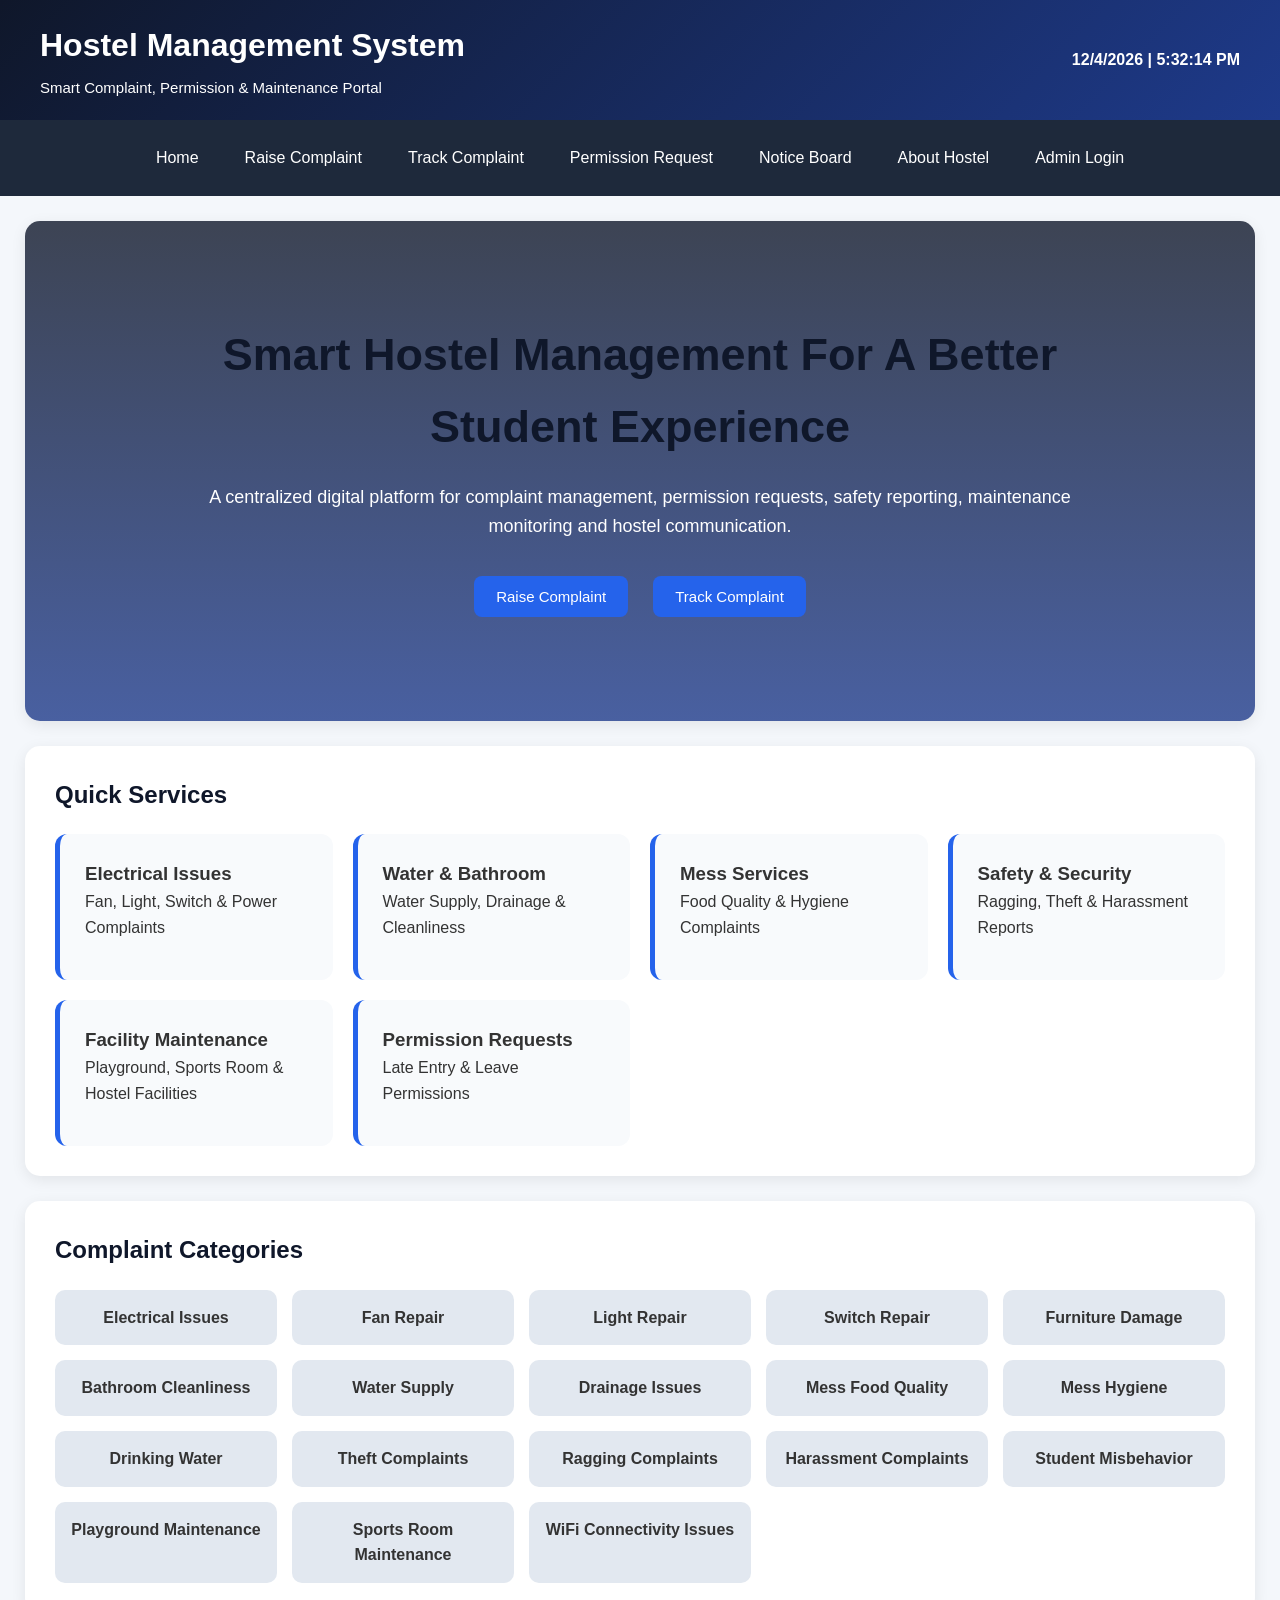
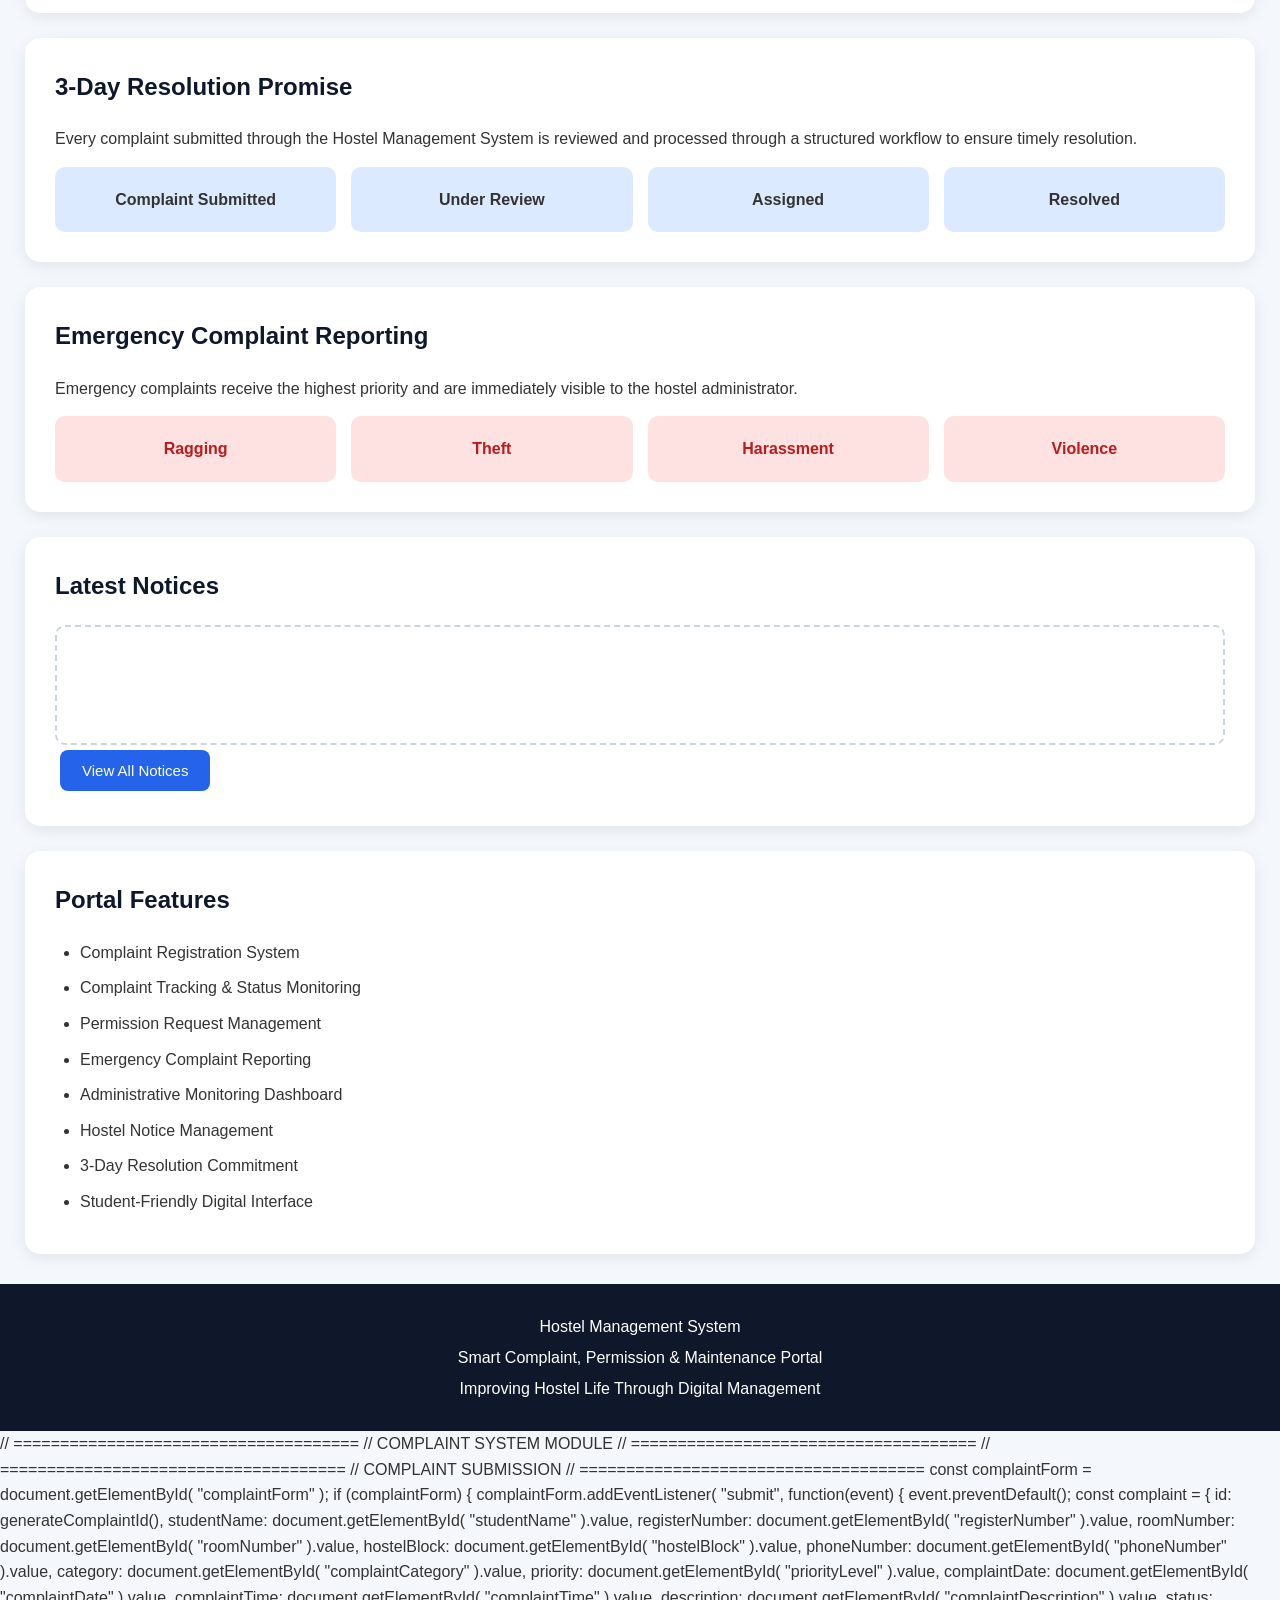
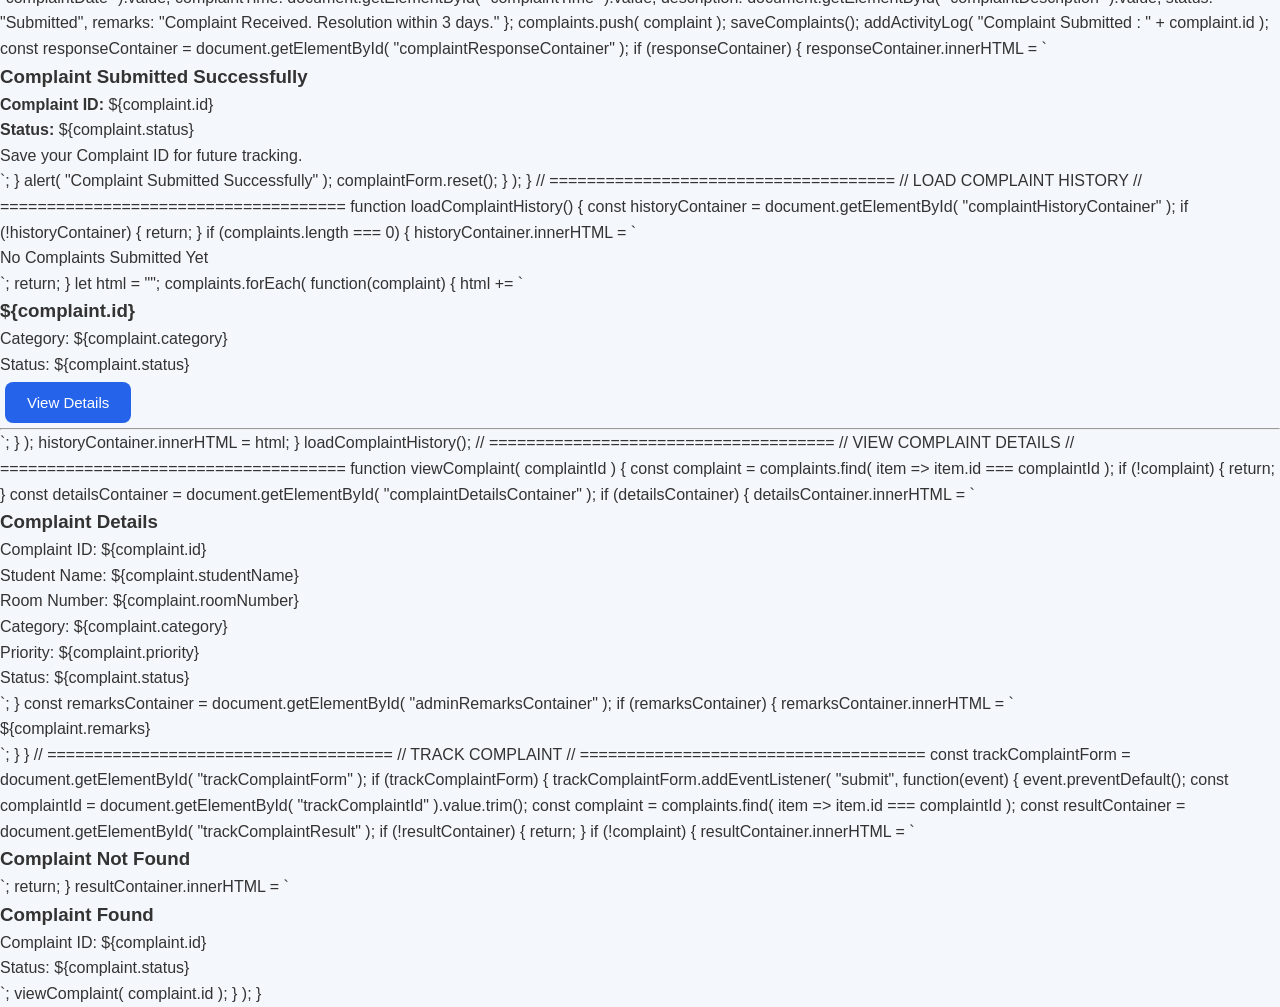
<file: index.html>
<!DOCTYPE html>
<html lang="en">

<head>
    <meta charset="UTF-8">
    <meta name="viewport" content="width=device-width, initial-scale=1.0">
    <title>Hostel Management System</title>
    <link rel="stylesheet" href="style.css">
</head>

<body>

    <!-- HEADER -->

    <header>
        <div>
            <h1>Hostel Management System</h1>
            <p>Smart Complaint, Permission & Maintenance Portal</p>
        </div>

        <div id="dateTimeContainer">
            <!-- Live Date & Time will be shown using JavaScript -->
        </div>
    </header>

    <!-- NAVIGATION -->

    <nav>

        <a href="index.html">Home</a>

        <a href="raise-complaint.html">Raise Complaint</a>

        <a href="track-complaints.html">Track Complaint</a>

        <a href="permission-request.html">Permission Request</a>

        <a href="notice-board.html">Notice Board</a>

        <a href="about-hostel.html">About Hostel</a>

        <a href="admin-login.html">Admin Login</a>

    </nav>

    <!-- HERO SECTION -->

    <section id="heroSection">

        <div id="heroContent">

            <h2>
                Smart Hostel Management For A Better Student Experience
            </h2>

            <p>
                A centralized digital platform for complaint management, permission requests, safety reporting, maintenance monitoring and hostel communication.
            </p>

            <div id="heroButtons">

                <a href="raise-complaint.html">
                    <button type="button">
                        Raise Complaint
                    </button>
                </a>

                <a href="track-complaints.html">
                    <button type="button">
                        Track Complaint
                    </button>
                </a>

            </div>

        </div>

    </section>

    <!-- QUICK SERVICES -->

    <section>

        <h2>Quick Services</h2>

        <div id="quickServices">

            <a href="raise-complaint.html">
                <div>
                    <h3>Electrical Issues</h3>
                    <p>Fan, Light, Switch & Power Complaints</p>
                </div>
            </a>

            <a href="raise-complaint.html">
                <div>
                    <h3>Water & Bathroom</h3>
                    <p>Water Supply, Drainage & Cleanliness</p>
                </div>
            </a>

            <a href="raise-complaint.html">
                <div>
                    <h3>Mess Services</h3>
                    <p>Food Quality & Hygiene Complaints</p>
                </div>
            </a>

            <a href="raise-complaint.html">
                <div>
                    <h3>Safety & Security</h3>
                    <p>Ragging, Theft & Harassment Reports</p>
                </div>
            </a>

            <a href="raise-complaint.html">
                <div>
                    <h3>Facility Maintenance</h3>
                    <p>Playground, Sports Room & Hostel Facilities</p>
                </div>
            </a>

            <a href="permission-request.html">
                <div>
                    <h3>Permission Requests</h3>
                    <p>Late Entry & Leave Permissions</p>
                </div>
            </a>

        </div>

    </section>

    <!-- COMPLAINT CATEGORIES -->

    <section>

        <h2>Complaint Categories</h2>

        <div id="categoryContainer">

            <div>Electrical Issues</div>

            <div>Fan Repair</div>

            <div>Light Repair</div>

            <div>Switch Repair</div>

            <div>Furniture Damage</div>

            <div>Bathroom Cleanliness</div>

            <div>Water Supply</div>

            <div>Drainage Issues</div>

            <div>Mess Food Quality</div>

            <div>Mess Hygiene</div>

            <div>Drinking Water</div>

            <div>Theft Complaints</div>

            <div>Ragging Complaints</div>

            <div>Harassment Complaints</div>

            <div>Student Misbehavior</div>

            <div>Playground Maintenance</div>

            <div>Sports Room Maintenance</div>

            <div>WiFi Connectivity Issues</div>

        </div>

    </section>

    <!-- RESOLUTION PROMISE -->

    <section>

        <h2>3-Day Resolution Promise</h2>

        <p>
            Every complaint submitted through the Hostel Management System is reviewed and processed through a structured workflow to ensure timely resolution.
        </p>

        <div id="resolutionFlow">

            <div>Complaint Submitted</div>

            <div>Under Review</div>

            <div>Assigned</div>

            <div>Resolved</div>

        </div>

    </section>

    <!-- EMERGENCY COMPLAINTS -->

    <section>

        <h2>Emergency Complaint Reporting</h2>

        <p>
            Emergency complaints receive the highest priority and are immediately visible to the hostel administrator.
        </p>

        <div id="emergencyContainer">

            <div>Ragging</div>

            <div>Theft</div>

            <div>Harassment</div>

            <div>Violence</div>

        </div>

    </section>

    <!-- NOTICE BOARD PREVIEW -->

    <section>

        <h2>Latest Notices</h2>

        <div id="latestNotices">

            <!-- Notices will be inserted dynamically -->

        </div>

        <div>

            <a href="notice-board.html">
                <button type="button">
                    View All Notices
                </button>
            </a>

        </div>

    </section>

    <!-- SYSTEM HIGHLIGHTS -->

    <section>

        <h2>Portal Features</h2>

        <ul>

            <li>Complaint Registration System</li>

            <li>Complaint Tracking & Status Monitoring</li>

            <li>Permission Request Management</li>

            <li>Emergency Complaint Reporting</li>

            <li>Administrative Monitoring Dashboard</li>

            <li>Hostel Notice Management</li>

            <li>3-Day Resolution Commitment</li>

            <li>Student-Friendly Digital Interface</li>

        </ul>

    </section>

    <!-- FOOTER -->

    <footer>

        <p>
            Hostel Management System
        </p>

        <p>
            Smart Complaint, Permission & Maintenance Portal
        </p>

        <p>
            Improving Hostel Life Through Digital Management
        </p>

    </footer>

    <script src="script.js"></script>

</body>

</html>
// ===================================== // COMPLAINT SYSTEM MODULE // ===================================== // ===================================== // COMPLAINT SUBMISSION // ===================================== const complaintForm = document.getElementById(
"complaintForm" ); if (complaintForm) { complaintForm.addEventListener( "submit", function(event) { event.preventDefault(); const complaint = { id: generateComplaintId(), studentName: document.getElementById( "studentName" ).value, registerNumber: document.getElementById(
"registerNumber" ).value, roomNumber: document.getElementById( "roomNumber" ).value, hostelBlock: document.getElementById( "hostelBlock" ).value, phoneNumber: document.getElementById( "phoneNumber" ).value, category: document.getElementById( "complaintCategory"
).value, priority: document.getElementById( "priorityLevel" ).value, complaintDate: document.getElementById( "complaintDate" ).value, complaintTime: document.getElementById( "complaintTime" ).value, description: document.getElementById( "complaintDescription"
).value, status: "Submitted", remarks: "Complaint Received. Resolution within 3 days." }; complaints.push( complaint ); saveComplaints(); addActivityLog( "Complaint Submitted : " + complaint.id ); const responseContainer = document.getElementById( "complaintResponseContainer"
); if (responseContainer) { responseContainer.innerHTML = `
<h3>
    Complaint Submitted Successfully
</h3>

<p>
    <strong>
                        Complaint ID:
                    </strong> ${complaint.id}
</p>

<p>
    <strong>
                        Status:
                    </strong> ${complaint.status}
</p>

<p>
    Save your Complaint ID for future tracking.
</p>
`; } alert( "Complaint Submitted Successfully" ); complaintForm.reset(); } ); } // ===================================== // LOAD COMPLAINT HISTORY // ===================================== function loadComplaintHistory() { const historyContainer = document.getElementById(
"complaintHistoryContainer" ); if (!historyContainer) { return; } if (complaints.length === 0) { historyContainer.innerHTML = `
<p>
    No Complaints Submitted Yet
</p>
`; return; } let html = ""; complaints.forEach( function(complaint) { html += `
<div class="complaint-card">

    <h3>
        ${complaint.id}
    </h3>

    <p>
        Category: ${complaint.category}
    </p>

    <p>
        Status: ${complaint.status}
    </p>

    <button onclick="viewComplaint('${complaint.id}')">
                    View Details
                </button>

    <hr>

</div>
`; } ); historyContainer.innerHTML = html; } loadComplaintHistory(); // ===================================== // VIEW COMPLAINT DETAILS // ===================================== function viewComplaint( complaintId ) { const complaint = complaints.find(
item => item.id === complaintId ); if (!complaint) { return; } const detailsContainer = document.getElementById( "complaintDetailsContainer" ); if (detailsContainer) { detailsContainer.innerHTML = `
<h3>
    Complaint Details
</h3>

<p>
    Complaint ID: ${complaint.id}
</p>

<p>
    Student Name: ${complaint.studentName}
</p>

<p>
    Room Number: ${complaint.roomNumber}
</p>

<p>
    Category: ${complaint.category}
</p>

<p>
    Priority: ${complaint.priority}
</p>

<p>
    Status: ${complaint.status}
</p>
`; } const remarksContainer = document.getElementById( "adminRemarksContainer" ); if (remarksContainer) { remarksContainer.innerHTML = `
<p>
    ${complaint.remarks}
</p>
`; } } // ===================================== // TRACK COMPLAINT // ===================================== const trackComplaintForm = document.getElementById( "trackComplaintForm" ); if (trackComplaintForm) { trackComplaintForm.addEventListener( "submit",
function(event) { event.preventDefault(); const complaintId = document.getElementById( "trackComplaintId" ).value.trim(); const complaint = complaints.find( item => item.id === complaintId ); const resultContainer = document.getElementById( "trackComplaintResult"
); if (!resultContainer) { return; } if (!complaint) { resultContainer.innerHTML = `
<h3>
    Complaint Not Found
</h3>
`; return; } resultContainer.innerHTML = `
<h3>
    Complaint Found
</h3>

<p>
    Complaint ID: ${complaint.id}
</p>

<p>
    Status: ${complaint.status}
</p>
`; viewComplaint( complaint.id ); } ); }
</file>
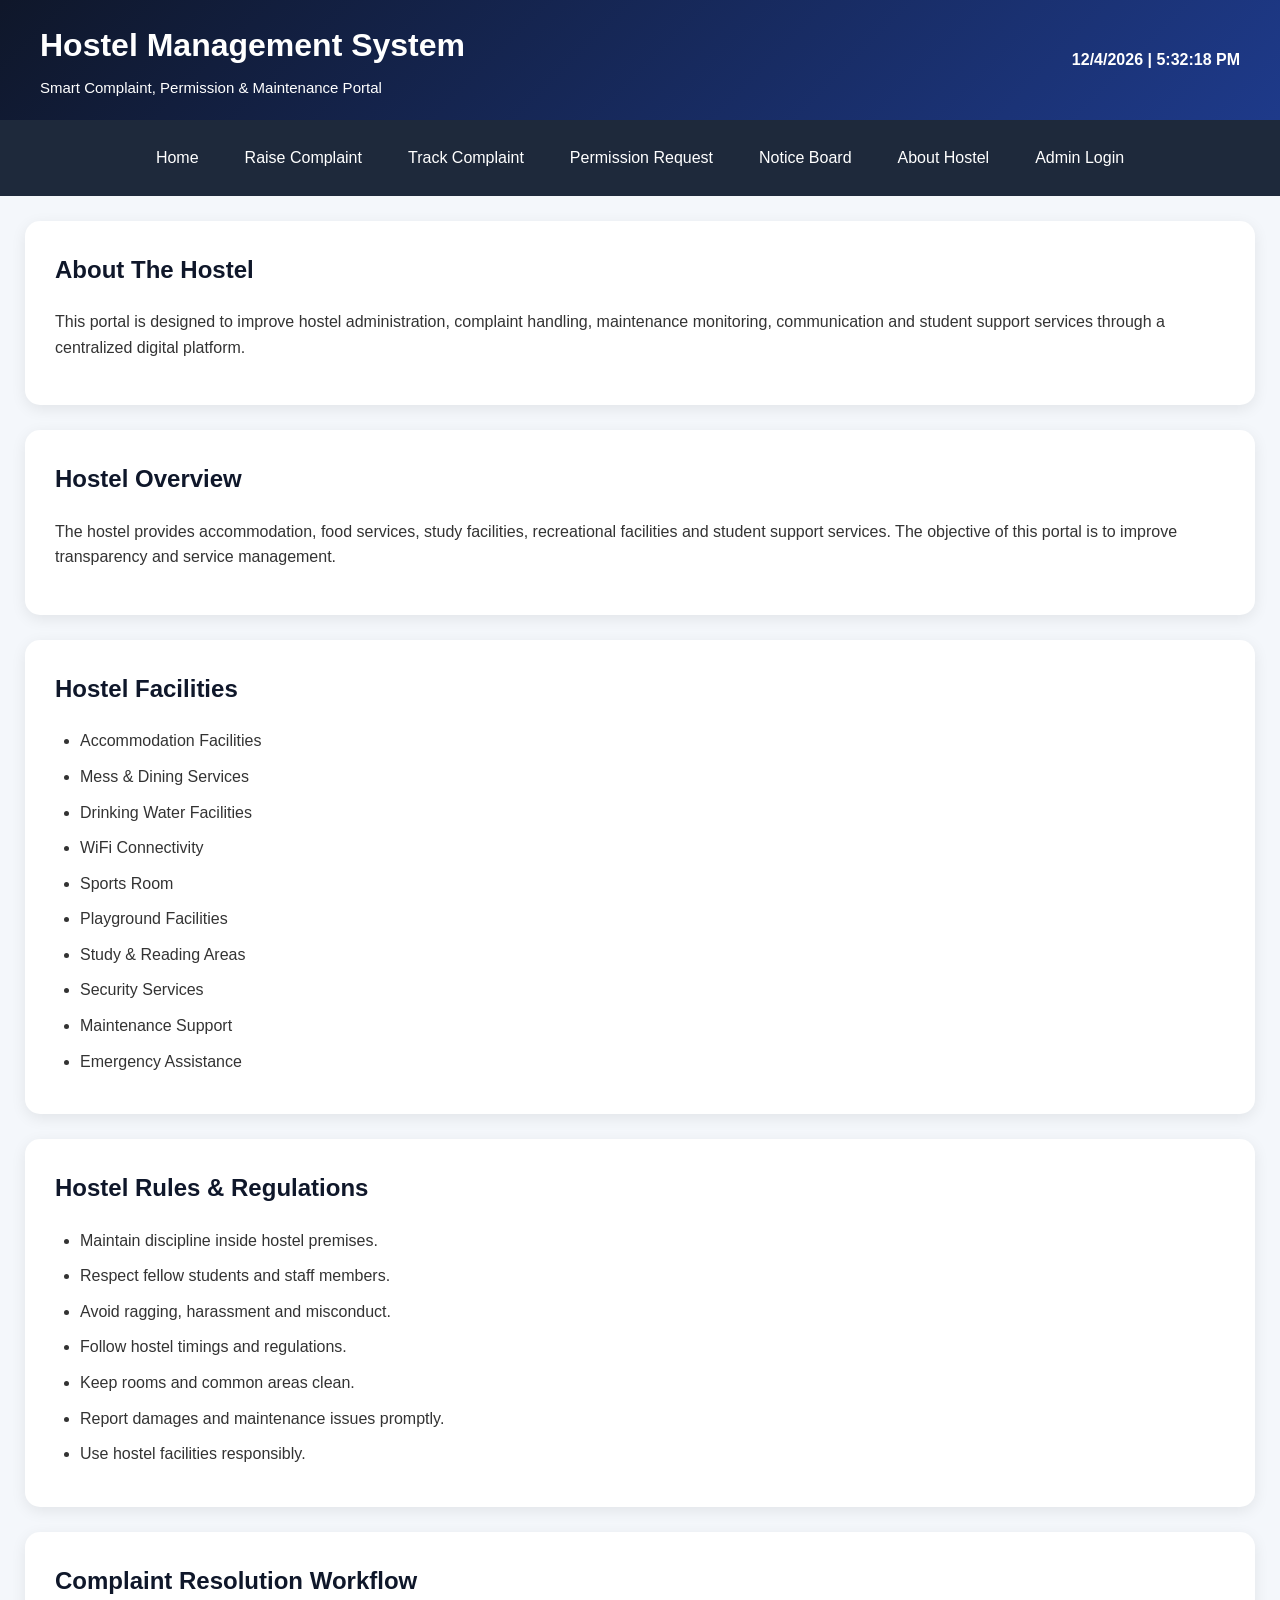
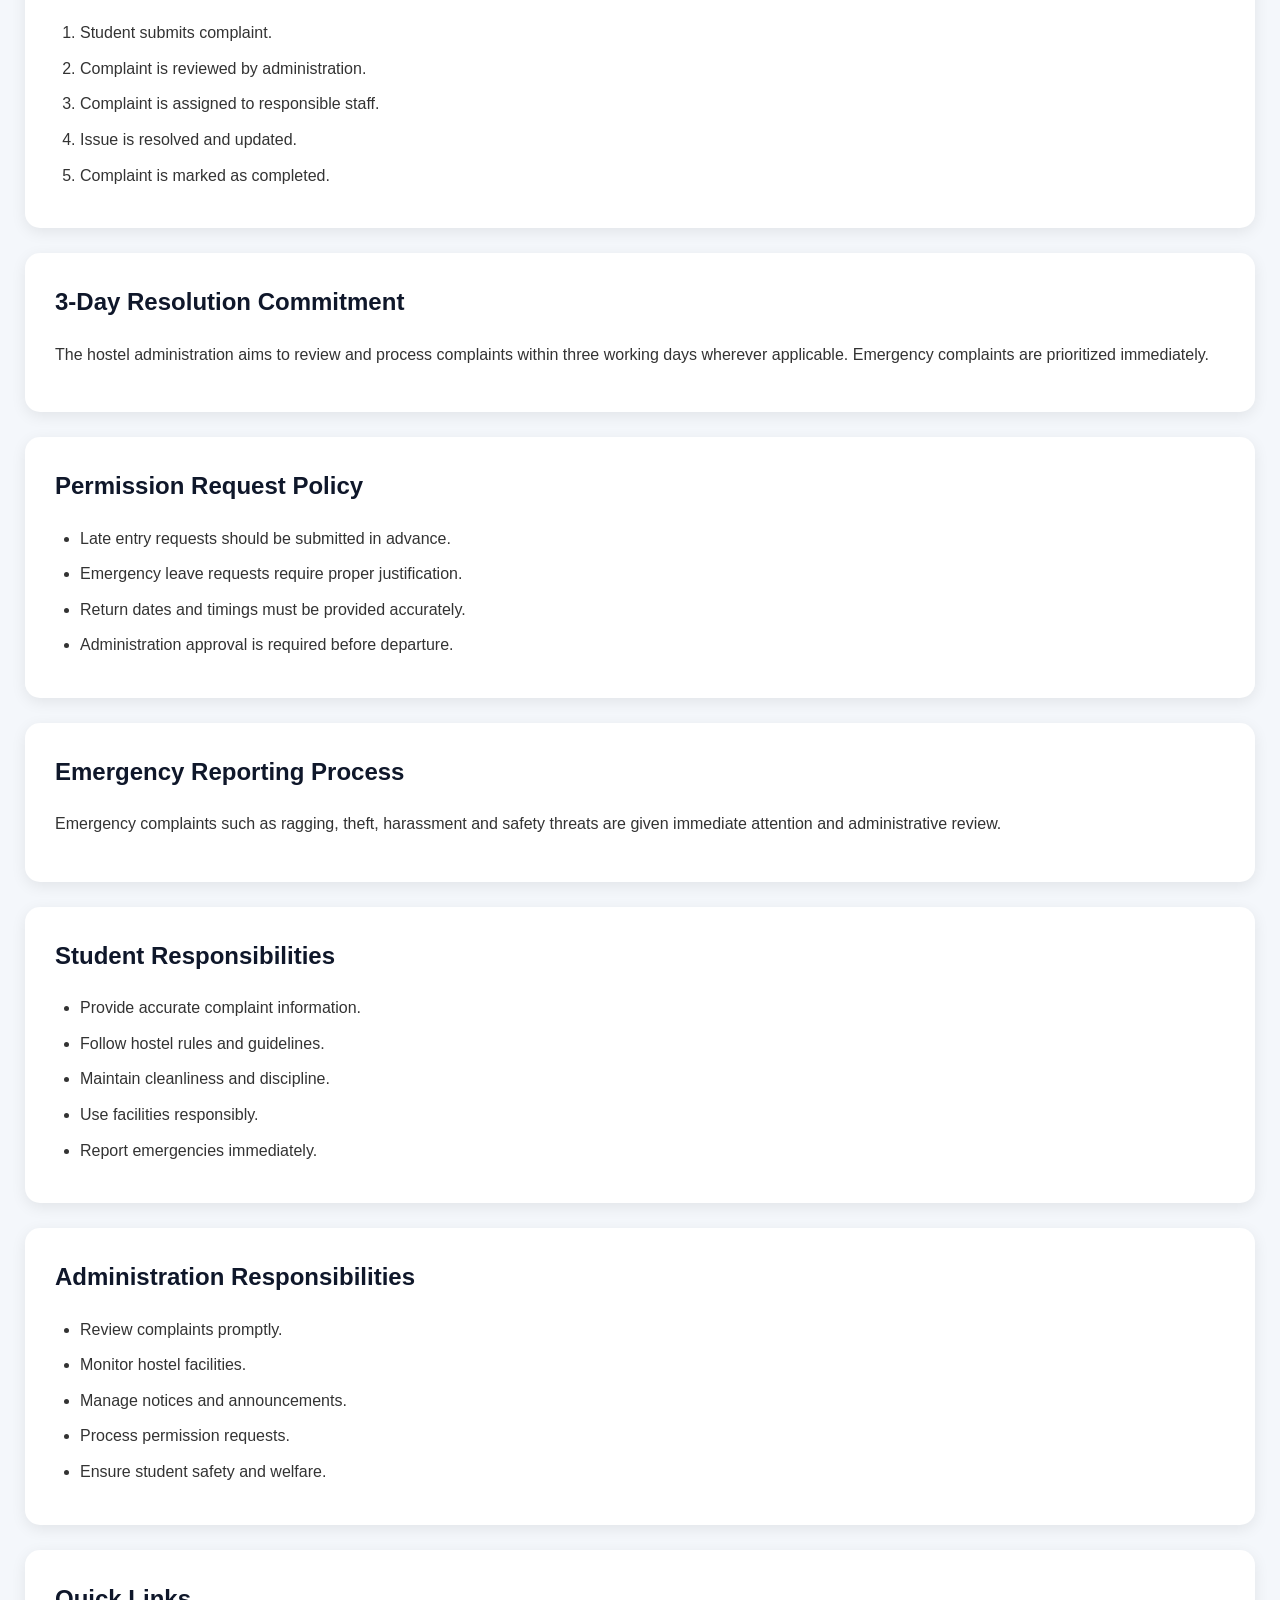
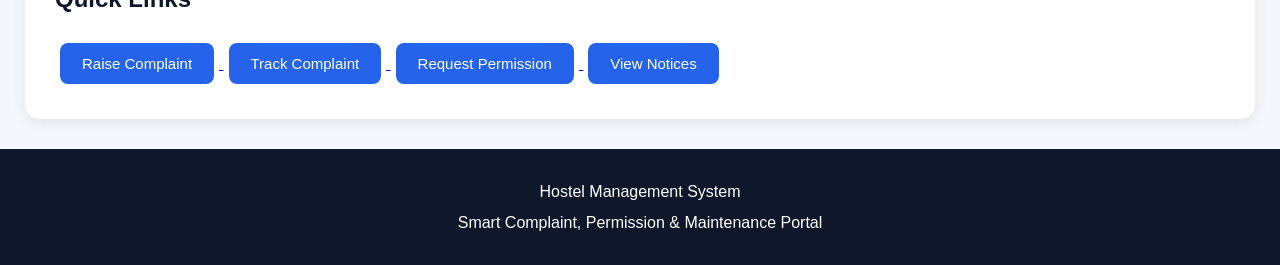
<file: about-hostel.html>
<!DOCTYPE html>
<html lang="en">

<head>
    <meta charset="UTF-8">
    <meta name="viewport" content="width=device-width, initial-scale=1.0">
    <title>About Hostel | Hostel Management System</title>
    <link rel="stylesheet" href="style.css">
</head>

<body>

    <!-- HEADER -->

    <header>

        <div>
            <h1>Hostel Management System</h1>
            <p>Smart Complaint, Permission & Maintenance Portal</p>
        </div>

        <div id="dateTimeContainer">
            <!-- Live Date & Time -->
        </div>

    </header>

    <!-- NAVIGATION -->

    <nav>

        <a href="index.html">Home</a>

        <a href="raise-complaint.html">Raise Complaint</a>

        <a href="track-complaints.html">Track Complaint</a>

        <a href="permission-request.html">Permission Request</a>

        <a href="notice-board.html">Notice Board</a>

        <a href="about-hostel.html">About Hostel</a>

        <a href="admin-login.html">Admin Login</a>

    </nav>

    <!-- PAGE TITLE -->

    <section>

        <h2>About The Hostel</h2>

        <p>
            This portal is designed to improve hostel administration, complaint handling, maintenance monitoring, communication and student support services through a centralized digital platform.
        </p>

    </section>

    <!-- HOSTEL OVERVIEW -->

    <section>

        <h2>Hostel Overview</h2>

        <p>
            The hostel provides accommodation, food services, study facilities, recreational facilities and student support services. The objective of this portal is to improve transparency and service management.
        </p>

    </section>

    <!-- HOSTEL FACILITIES -->

    <section>

        <h2>Hostel Facilities</h2>

        <ul>

            <li>Accommodation Facilities</li>

            <li>Mess & Dining Services</li>

            <li>Drinking Water Facilities</li>

            <li>WiFi Connectivity</li>

            <li>Sports Room</li>

            <li>Playground Facilities</li>

            <li>Study & Reading Areas</li>

            <li>Security Services</li>

            <li>Maintenance Support</li>

            <li>Emergency Assistance</li>

        </ul>

    </section>

    <!-- RULES AND REGULATIONS -->

    <section>

        <h2>Hostel Rules & Regulations</h2>

        <ul>

            <li>Maintain discipline inside hostel premises.</li>

            <li>Respect fellow students and staff members.</li>

            <li>Avoid ragging, harassment and misconduct.</li>

            <li>Follow hostel timings and regulations.</li>

            <li>Keep rooms and common areas clean.</li>

            <li>Report damages and maintenance issues promptly.</li>

            <li>Use hostel facilities responsibly.</li>

        </ul>

    </section>

    <!-- COMPLAINT WORKFLOW -->

    <section>

        <h2>Complaint Resolution Workflow</h2>

        <ol>

            <li>Student submits complaint.</li>

            <li>Complaint is reviewed by administration.</li>

            <li>Complaint is assigned to responsible staff.</li>

            <li>Issue is resolved and updated.</li>

            <li>Complaint is marked as completed.</li>

        </ol>

    </section>

    <!-- 3 DAY POLICY -->

    <section>

        <h2>3-Day Resolution Commitment</h2>

        <p>
            The hostel administration aims to review and process complaints within three working days wherever applicable. Emergency complaints are prioritized immediately.
        </p>

    </section>

    <!-- PERMISSION POLICY -->

    <section>

        <h2>Permission Request Policy</h2>

        <ul>

            <li>Late entry requests should be submitted in advance.</li>

            <li>Emergency leave requests require proper justification.</li>

            <li>Return dates and timings must be provided accurately.</li>

            <li>Administration approval is required before departure.</li>

        </ul>

    </section>

    <!-- EMERGENCY REPORTING -->

    <section>

        <h2>Emergency Reporting Process</h2>

        <p>
            Emergency complaints such as ragging, theft, harassment and safety threats are given immediate attention and administrative review.
        </p>

    </section>

    <!-- STUDENT RESPONSIBILITIES -->

    <section>

        <h2>Student Responsibilities</h2>

        <ul>

            <li>Provide accurate complaint information.</li>

            <li>Follow hostel rules and guidelines.</li>

            <li>Maintain cleanliness and discipline.</li>

            <li>Use facilities responsibly.</li>

            <li>Report emergencies immediately.</li>

        </ul>

    </section>

    <!-- ADMINISTRATION RESPONSIBILITIES -->

    <section>

        <h2>Administration Responsibilities</h2>

        <ul>

            <li>Review complaints promptly.</li>

            <li>Monitor hostel facilities.</li>

            <li>Manage notices and announcements.</li>

            <li>Process permission requests.</li>

            <li>Ensure student safety and welfare.</li>

        </ul>

    </section>

    <!-- QUICK LINKS -->

    <section>

        <h2>Quick Links</h2>

        <a href="raise-complaint.html">
            <button type="button">Raise Complaint</button>
        </a>

        <a href="track-complaints.html">
            <button type="button">Track Complaint</button>
        </a>

        <a href="permission-request.html">
            <button type="button">Request Permission</button>
        </a>

        <a href="notice-board.html">
            <button type="button">View Notices</button>
        </a>

    </section>

    <!-- FOOTER -->

    <footer>

        <p>Hostel Management System</p>

        <p>
            Smart Complaint, Permission & Maintenance Portal
        </p>

    </footer>

    <script src="script.js"></script>

</body>

</html>
</file>
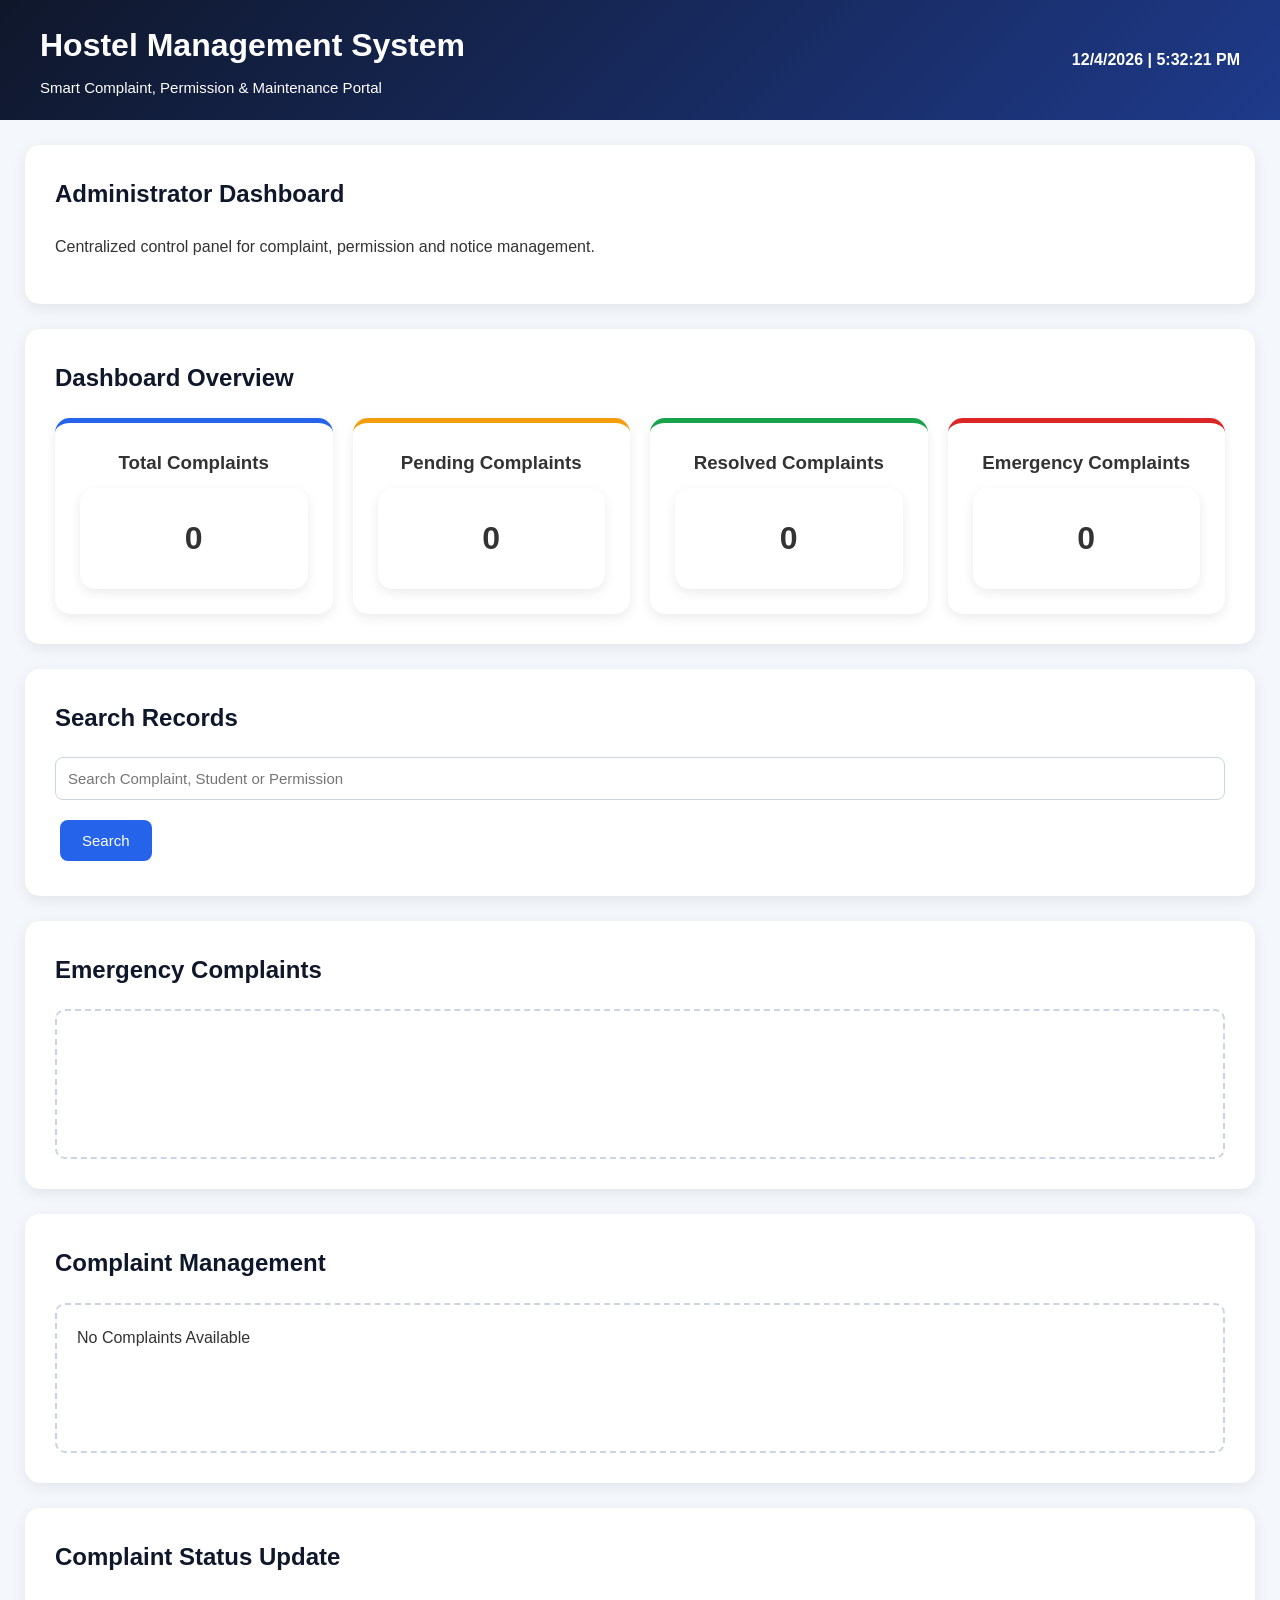
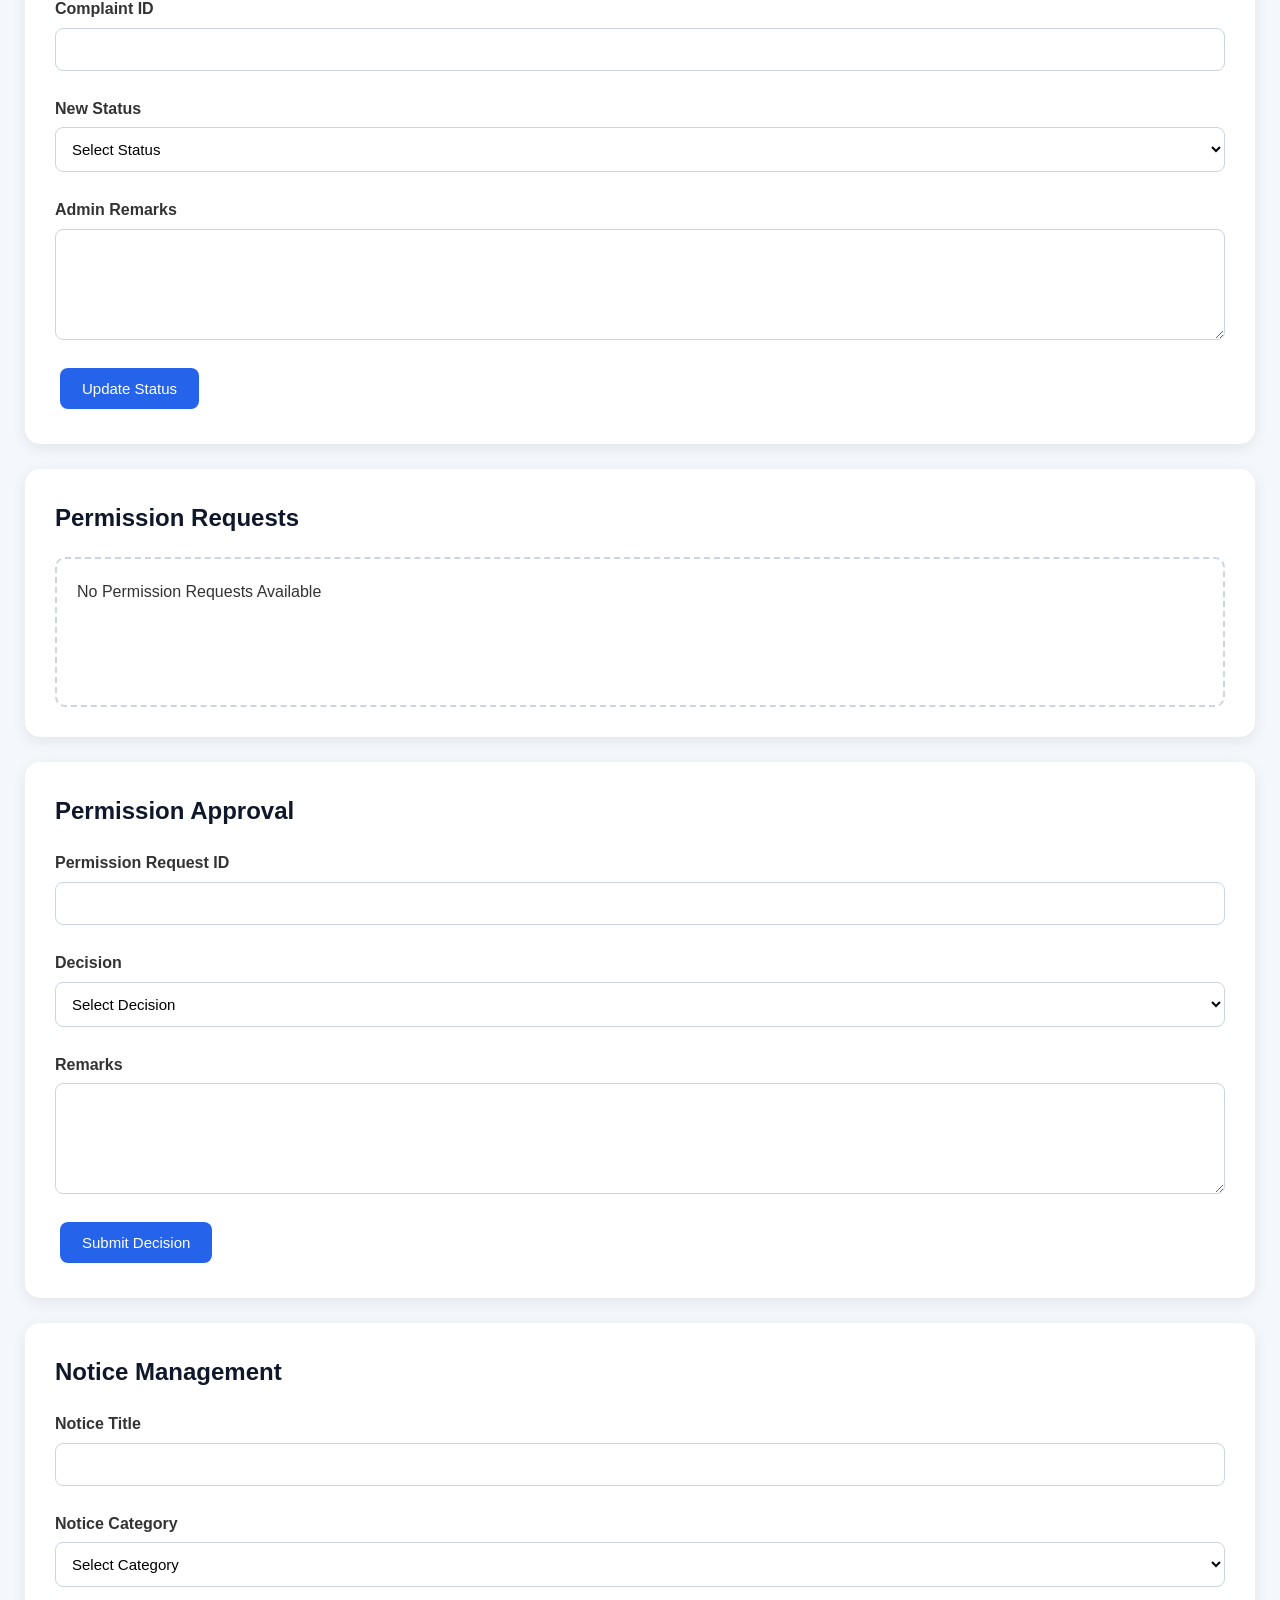
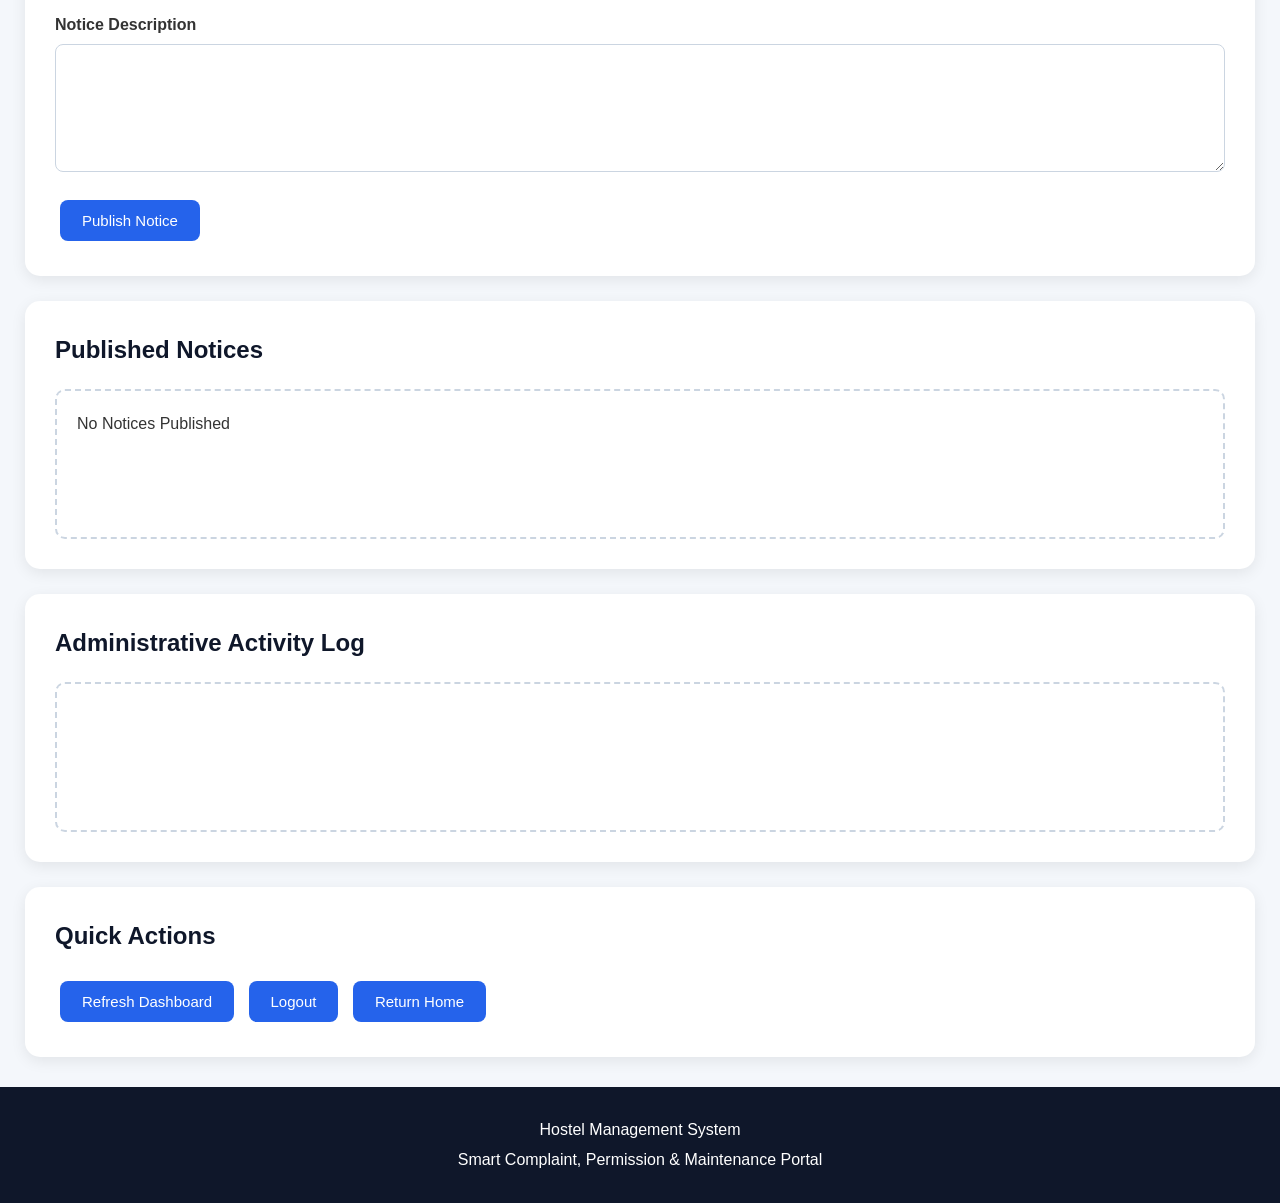
<file: admin-dashboard.html>
<!DOCTYPE html>
<html lang="en">

<head>

    <meta charset="UTF-8">

    <meta name="viewport" content="width=device-width, initial-scale=1.0">

    <title>
        Admin Dashboard | Hostel Management System
    </title>

    <link rel="stylesheet" href="style.css">

</head>

<body>

    <!-- HEADER -->

    <header>

        <div>

            <h1>
                Hostel Management System
            </h1>

            <p>
                Smart Complaint, Permission & Maintenance Portal
            </p>

        </div>

        <div id="dateTimeContainer">

            <!-- Live Date & Time -->

        </div>

    </header>

    <!-- ADMIN DASHBOARD TITLE -->

    <section>

        <h2>
            Administrator Dashboard
        </h2>

        <p>

            Centralized control panel for complaint, permission and notice management.

        </p>

    </section>

    <!-- DASHBOARD STATISTICS -->

    <section>

        <h2>
            Dashboard Overview
        </h2>

        <div id="dashboardStatistics">

            <div id="totalComplaintsCard">

                <h3>
                    Total Complaints
                </h3>

                <div id="totalComplaints">

                </div>

            </div>

            <div id="pendingComplaintsCard">

                <h3>
                    Pending Complaints
                </h3>

                <div id="pendingComplaints">

                </div>

            </div>

            <div id="resolvedComplaintsCard">

                <h3>
                    Resolved Complaints
                </h3>

                <div id="resolvedComplaints">

                </div>

            </div>

            <div id="emergencyComplaintsCard">

                <h3>
                    Emergency Complaints
                </h3>

                <div id="emergencyComplaints">

                </div>

            </div>

        </div>

    </section>

    <!-- SEARCH SECTION -->

    <section>

        <h2>
            Search Records
        </h2>

        <input type="text" id="adminSearchInput" placeholder="Search Complaint, Student or Permission">

        <button id="adminSearchButton">

            Search

        </button>

    </section>

    <!-- EMERGENCY COMPLAINTS -->

    <section>

        <h2>
            Emergency Complaints
        </h2>

        <div id="emergencyComplaintContainer">

            <!-- Dynamic Emergency Complaints -->

        </div>

    </section>

    <!-- COMPLAINT MANAGEMENT -->

    <section>

        <h2>
            Complaint Management
        </h2>

        <div id="complaintManagementContainer">

            <!-- Dynamic Complaint Records -->

        </div>

    </section>

    <!-- STATUS UPDATE SECTION -->

    <section>

        <h2>
            Complaint Status Update
        </h2>

        <form id="statusUpdateForm">

            <label>

                Complaint ID

            </label>

            <input type="text" id="statusComplaintId">

            <label>

                New Status

            </label>

            <select id="statusSelection">

                <option value="">
                    Select Status
                </option>

                <option>
                    Submitted
                </option>

                <option>
                    Under Review
                </option>

                <option>
                    Assigned
                </option>

                <option>
                    Resolved
                </option>

                <option>
                    Closed
                </option>

            </select>

            <label>

                Admin Remarks

            </label>

            <textarea id="adminRemarks" rows="5"></textarea>

            <button type="submit">

                Update Status

            </button>

        </form>

    </section>

    <!-- PERMISSION MANAGEMENT -->

    <section>

        <h2>
            Permission Requests
        </h2>

        <div id="permissionRequestContainer">

            <!-- Dynamic Permission Requests -->

        </div>

    </section>

    <!-- PERMISSION ACTIONS -->

    <section>

        <h2>
            Permission Approval
        </h2>

        <form id="permissionActionForm">

            <label>

                Permission Request ID

            </label>

            <input type="text" id="permissionId">

            <label>

                Decision

            </label>

            <select id="permissionDecision">

                <option value="">
                    Select Decision
                </option>

                <option>
                    Approved
                </option>

                <option>
                    Rejected
                </option>

            </select>

            <label>

                Remarks

            </label>

            <textarea id="permissionRemarks" rows="5"></textarea>

            <button type="submit">

                Submit Decision

            </button>

        </form>

    </section>

    <!-- NOTICE MANAGEMENT -->

    <section>

        <h2>
            Notice Management
        </h2>

        <form id="noticeForm">

            <label>

                Notice Title

            </label>

            <input type="text" id="noticeTitle">

            <label>

                Notice Category

            </label>

            <select id="noticeCategory">

                <option value="">
                    Select Category
                </option>

                <option>
                    General
                </option>

                <option>
                    Maintenance
                </option>

                <option>
                    Emergency
                </option>

                <option>
                    Sports
                </option>

                <option>
                    Mess
                </option>

                <option>
                    Event
                </option>

            </select>

            <label>

                Notice Description

            </label>

            <textarea id="noticeDescription" rows="6"></textarea>

            <button type="submit">

                Publish Notice

            </button>

        </form>

    </section>

    <!-- PUBLISHED NOTICES -->

    <section>

        <h2>
            Published Notices
        </h2>

        <div id="publishedNoticeContainer">

            <!-- Dynamic Notices -->

        </div>

    </section>

    <!-- ACTIVITY LOG -->

    <section>

        <h2>
            Administrative Activity Log
        </h2>

        <div id="activityLogContainer">

            <!-- Dynamic Activity Log -->

        </div>

    </section>

    <!-- QUICK ACTIONS -->

    <section>

        <h2>
            Quick Actions
        </h2>

        <button id="refreshDashboardButton">

            Refresh Dashboard

        </button>

        <button id="logoutButton">

            Logout

        </button>

        <a href="index.html">

            <button type="button">

                Return Home

            </button>

        </a>

    </section>

    <!-- FOOTER -->

    <footer>

        <p>

            Hostel Management System

        </p>

        <p>

            Smart Complaint, Permission & Maintenance Portal

        </p>

    </footer>

    <script src="script.js"></script>

</body>

</html>
</file>
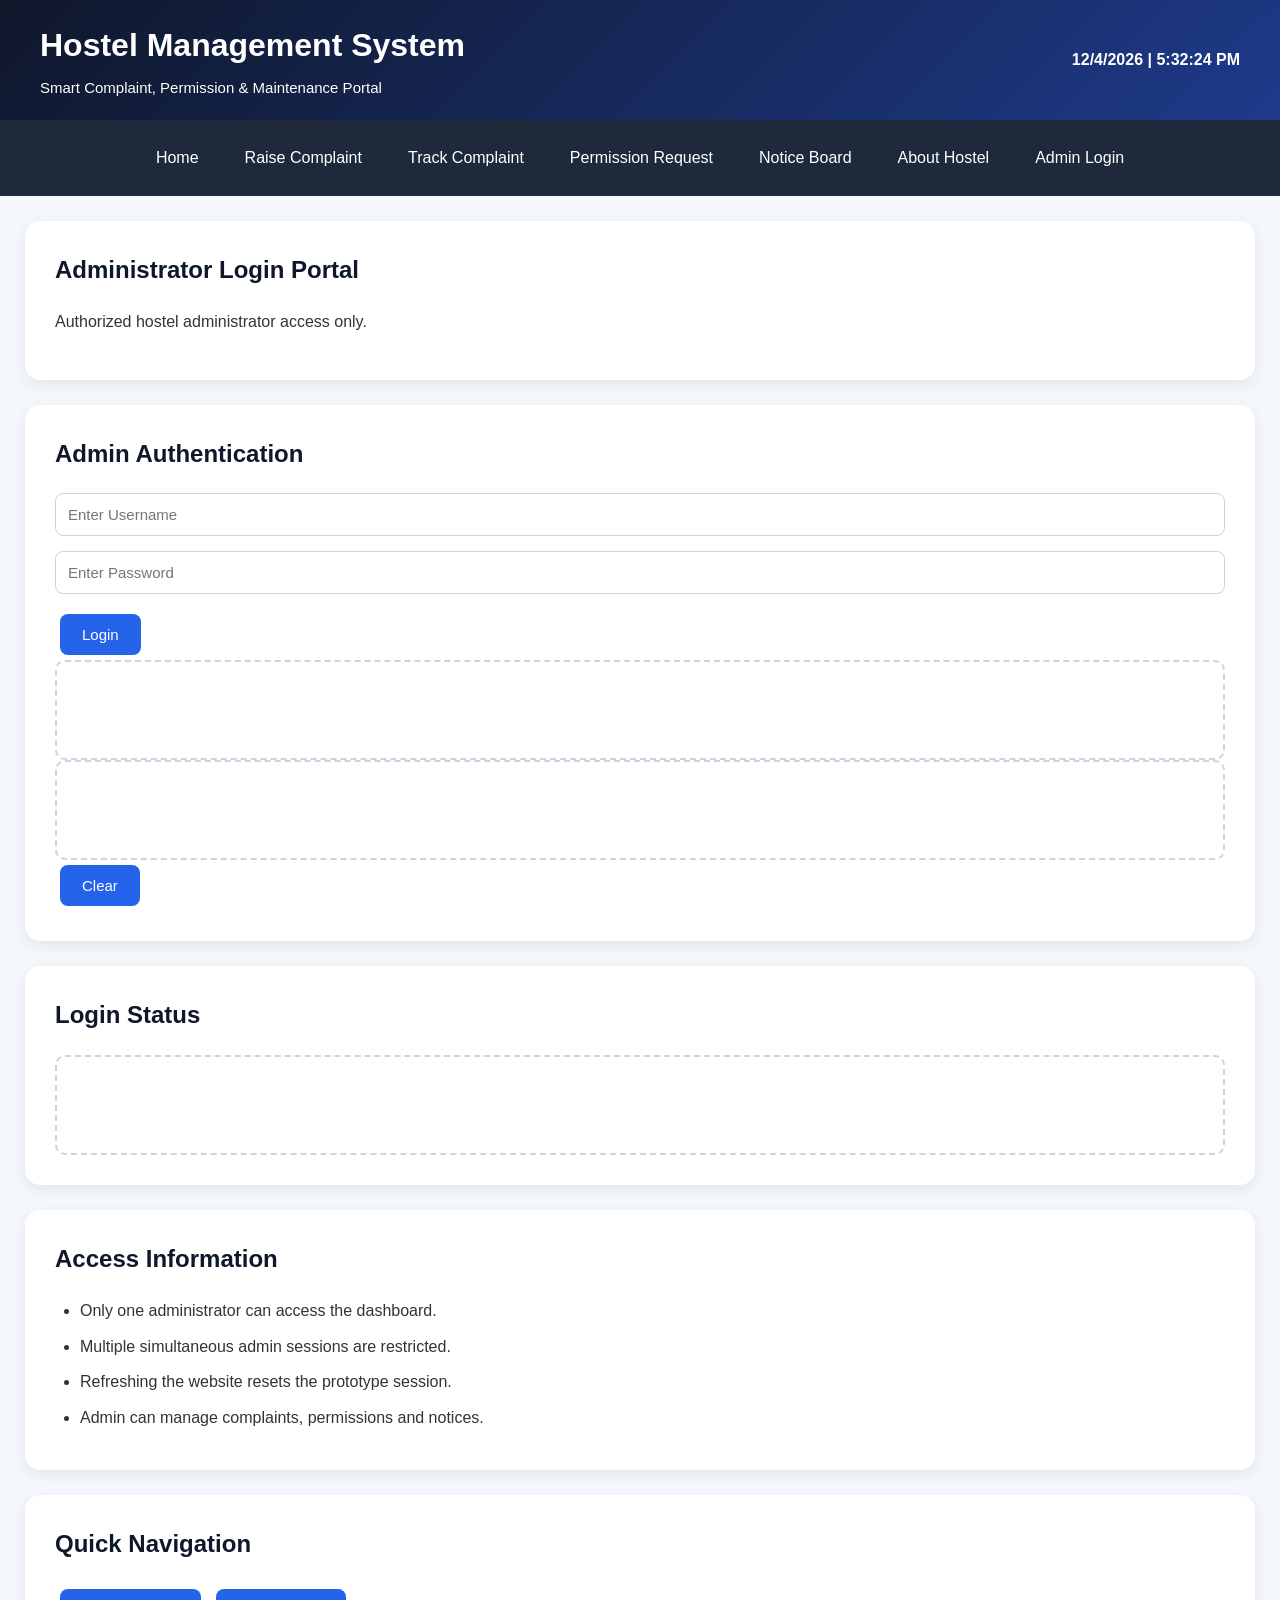
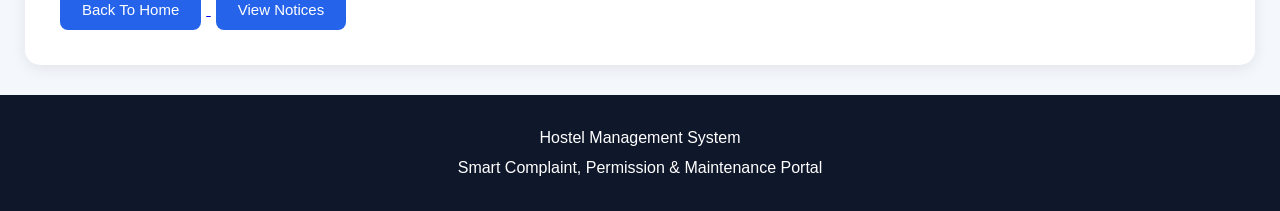
<file: admin-login.html>
<!DOCTYPE html>
<html lang="en">

<head>

    <meta charset="UTF-8">

    <meta name="viewport" content="width=device-width, initial-scale=1.0">

    <title>
        Admin Login | Hostel Management System
    </title>

    <link rel="stylesheet" href="style.css">

</head>

<body>

    <!-- HEADER -->

    <header>

        <div>

            <h1>
                Hostel Management System
            </h1>

            <p>
                Smart Complaint, Permission & Maintenance Portal
            </p>

        </div>

        <div id="dateTimeContainer">

            <!-- Live Date & Time -->

        </div>

    </header>

    <!-- NAVIGATION -->

    <nav>

        <a href="index.html">Home</a>

        <a href="raise-complaint.html">
            Raise Complaint
        </a>

        <a href="track-complaints.html">
            Track Complaint
        </a>

        <a href="permission-request.html">
            Permission Request
        </a>

        <a href="notice-board.html">
            Notice Board
        </a>

        <a href="about-hostel.html">
            About Hostel
        </a>

        <a href="admin-login.html">
            Admin Login
        </a>

    </nav>

    <!-- PAGE TITLE -->

    <section>

        <h2>
            Administrator Login Portal
        </h2>

        <p>

            Authorized hostel administrator access only.

        </p>

    </section>

    <!-- LOGIN FORM -->

    <section>

        <h2>
            Admin Authentication
        </h2>
        <form id="adminLoginForm">

            <input type="text" id="adminUsername" placeholder="Enter Username">

            <input type="password" id="adminPassword" placeholder="Enter Password">

            <button type="submit">
    Login
</button>

        </form>

        <div id="loginStatusContainer"></div>

        <div id="loginStatusContainer"></div>


        <button type="reset">

                    Clear

                </button>

        </div>

        </form>

    </section>

    <!-- LOGIN STATUS -->

    <section>

        <h2>
            Login Status
        </h2>

        <div id="loginStatusContainer">

            <!-- Dynamic Status -->

        </div>

    </section>

    <!-- ADMIN ACCESS INFORMATION -->

    <section>

        <h2>
            Access Information
        </h2>

        <ul>

            <li>
                Only one administrator can access the dashboard.
            </li>

            <li>
                Multiple simultaneous admin sessions are restricted.
            </li>

            <li>
                Refreshing the website resets the prototype session.
            </li>

            <li>
                Admin can manage complaints, permissions and notices.
            </li>

        </ul>

    </section>

    <!-- QUICK ACTIONS -->

    <section>

        <h2>
            Quick Navigation
        </h2>

        <a href="index.html">

            <button type="button">

                Back To Home

            </button>

        </a>

        <a href="notice-board.html">

            <button type="button">

                View Notices

            </button>

        </a>

    </section>

    <!-- FOOTER -->

    <footer>

        <p>

            Hostel Management System

        </p>

        <p>

            Smart Complaint, Permission & Maintenance Portal

        </p>

    </footer>

    <script src="script.js"></script>

</body>

</html>
</file>
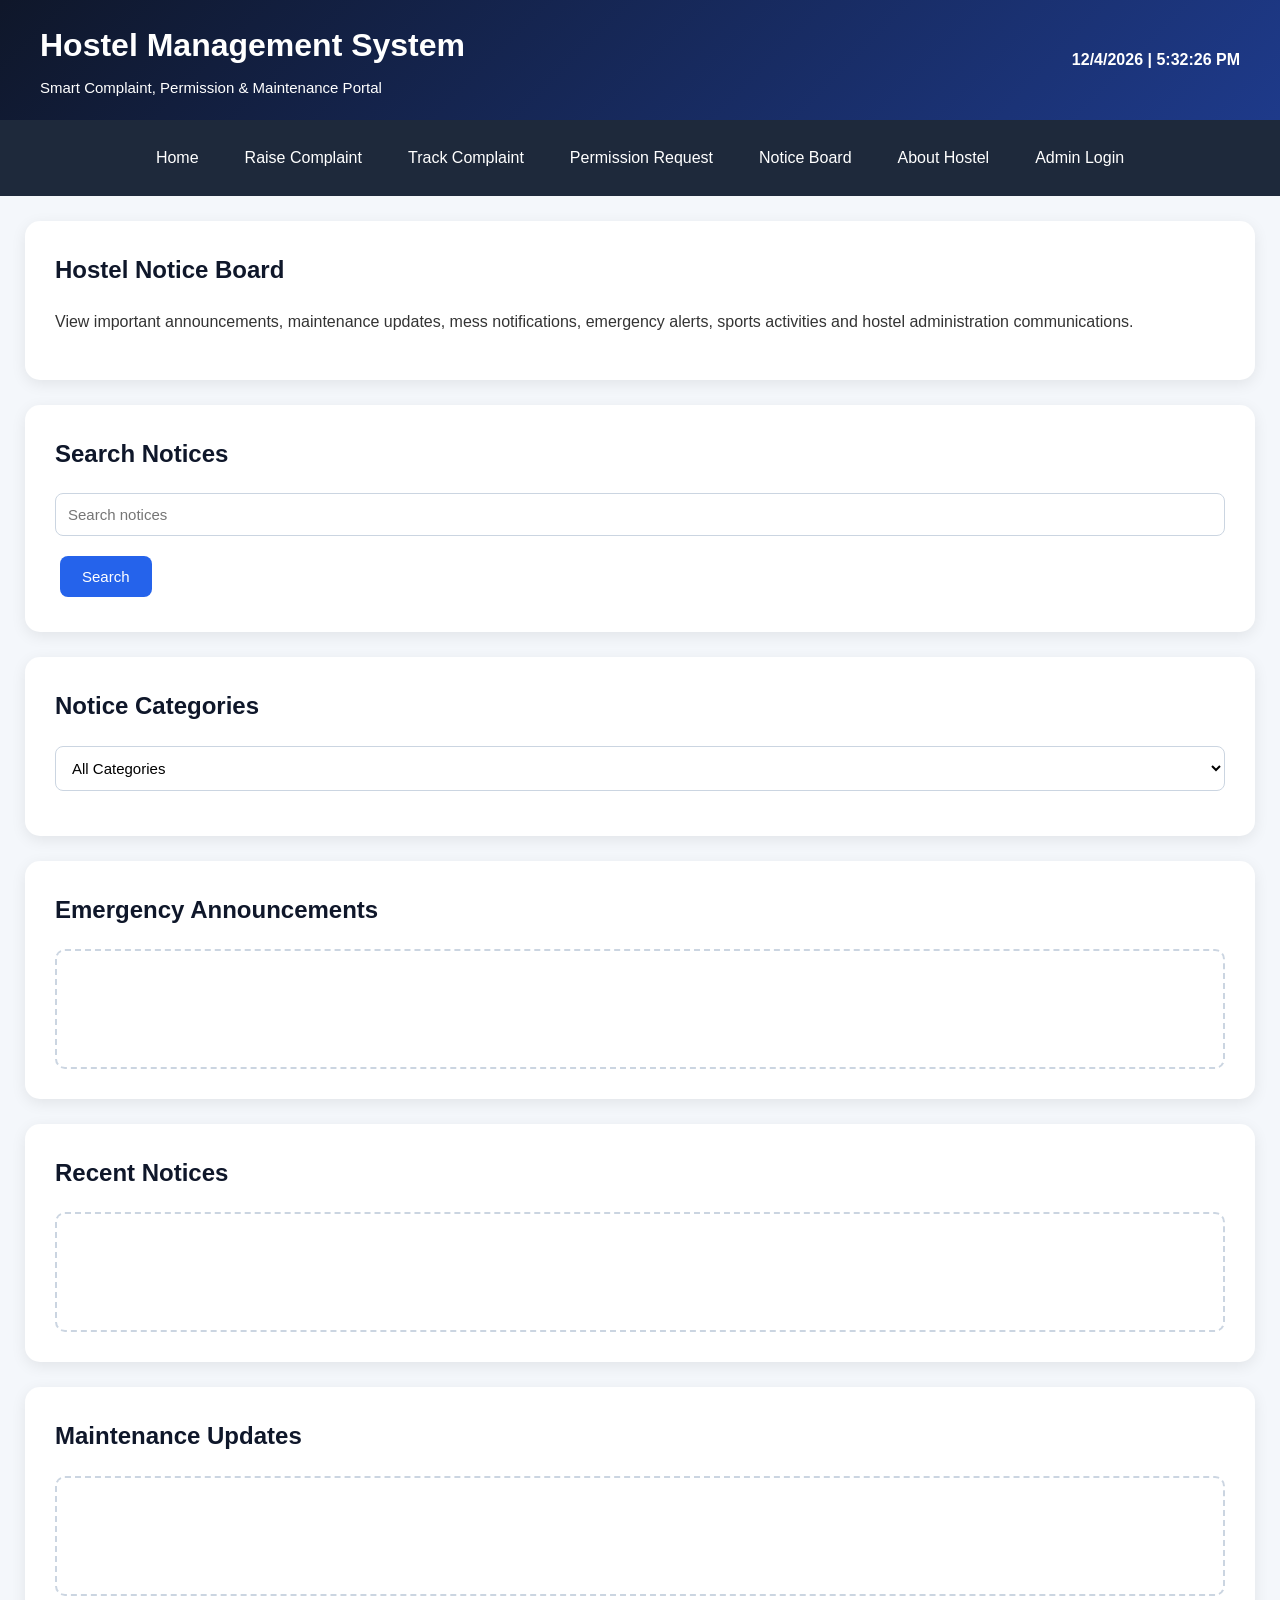
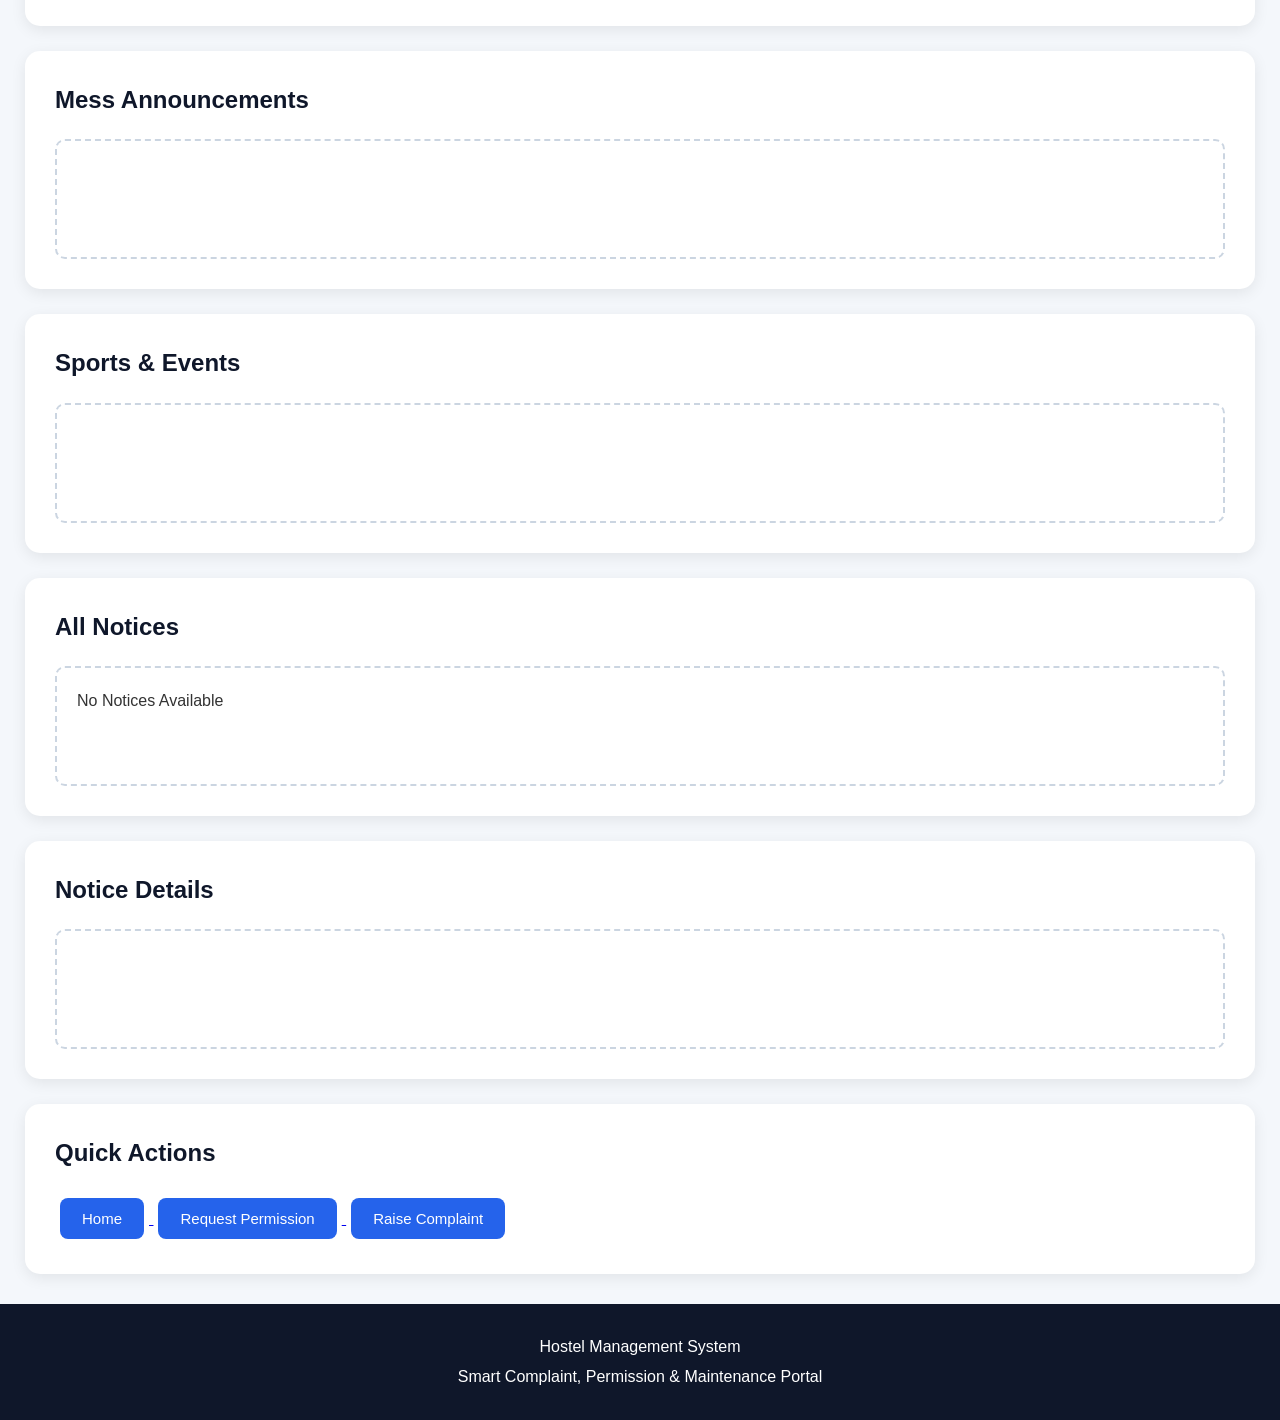
<file: notice-board.html>
<!DOCTYPE html>
<html lang="en">

<head>
    <meta charset="UTF-8">
    <meta name="viewport" content="width=device-width, initial-scale=1.0">
    <title>Notice Board | Hostel Management System</title>
    <link rel="stylesheet" href="style.css">
</head>

<body>

    <!-- HEADER -->

    <header>

        <div>
            <h1>Hostel Management System</h1>
            <p>Smart Complaint, Permission & Maintenance Portal</p>
        </div>

        <div id="dateTimeContainer">
            <!-- Live Date & Time -->
        </div>

    </header>

    <!-- NAVIGATION -->

    <nav>

        <a href="index.html">Home</a>

        <a href="raise-complaint.html">Raise Complaint</a>

        <a href="track-complaints.html">Track Complaint</a>

        <a href="permission-request.html">Permission Request</a>

        <a href="notice-board.html">Notice Board</a>

        <a href="about-hostel.html">About Hostel</a>

        <a href="admin-login.html">Admin Login</a>

    </nav>

    <!-- PAGE TITLE -->

    <section>

        <h2>Hostel Notice Board</h2>

        <p>
            View important announcements, maintenance updates, mess notifications, emergency alerts, sports activities and hostel administration communications.
        </p>

    </section>

    <!-- SEARCH SECTION -->

    <section>

        <h2>Search Notices</h2>

        <form id="noticeSearchForm">

            <input type="text" id="noticeSearch" placeholder="Search notices">

            <button type="submit">
                Search
            </button>

        </form>

    </section>

    <!-- CATEGORY FILTER -->

    <section>

        <h2>Notice Categories</h2>

        <select id="noticeCategoryFilter">

            <option value="">
                All Categories
            </option>

            <option>General Notice</option>

            <option>Maintenance Notice</option>

            <option>Mess Notice</option>

            <option>Sports Notice</option>

            <option>Emergency Notice</option>

            <option>Academic Notice</option>

            <option>Event Notice</option>

        </select>

    </section>

    <!-- EMERGENCY NOTICE SECTION -->

    <section>

        <h2>Emergency Announcements</h2>

        <div id="emergencyNoticeContainer">

            <!-- Dynamic Emergency Notices -->

        </div>

    </section>

    <!-- RECENT NOTICES -->

    <section>

        <h2>Recent Notices</h2>

        <div id="recentNoticeContainer">

            <!-- Dynamic Recent Notices -->

        </div>

    </section>

    <!-- MAINTENANCE UPDATES -->

    <section>

        <h2>Maintenance Updates</h2>

        <div id="maintenanceNoticeContainer">

            <!-- Dynamic Maintenance Notices -->

        </div>

    </section>

    <!-- MESS ANNOUNCEMENTS -->

    <section>

        <h2>Mess Announcements</h2>

        <div id="messNoticeContainer">

            <!-- Dynamic Mess Notices -->

        </div>

    </section>

    <!-- SPORTS & EVENTS -->

    <section>

        <h2>Sports & Events</h2>

        <div id="sportsEventContainer">

            <!-- Dynamic Sports & Event Notices -->

        </div>

    </section>

    <!-- ALL NOTICES -->

    <section>

        <h2>All Notices</h2>

        <div id="allNoticesContainer">

            <!-- Dynamic Notice Cards -->

        </div>

    </section>

    <!-- NOTICE DETAILS -->

    <section>

        <h2>Notice Details</h2>

        <div id="noticeDetailsContainer">

            <!-- Dynamic Notice Details -->

        </div>

    </section>

    <!-- QUICK ACTIONS -->

    <section>

        <h2>Quick Actions</h2>

        <a href="index.html">
            <button type="button">
                Home
            </button>
        </a>

        <a href="permission-request.html">
            <button type="button">
                Request Permission
            </button>
        </a>

        <a href="raise-complaint.html">
            <button type="button">
                Raise Complaint
            </button>
        </a>

    </section>

    <!-- FOOTER -->

    <footer>

        <p>
            Hostel Management System
        </p>

        <p>
            Smart Complaint, Permission & Maintenance Portal
        </p>

    </footer>

    <script src="script.js"></script>

</body>

</html>
</file>
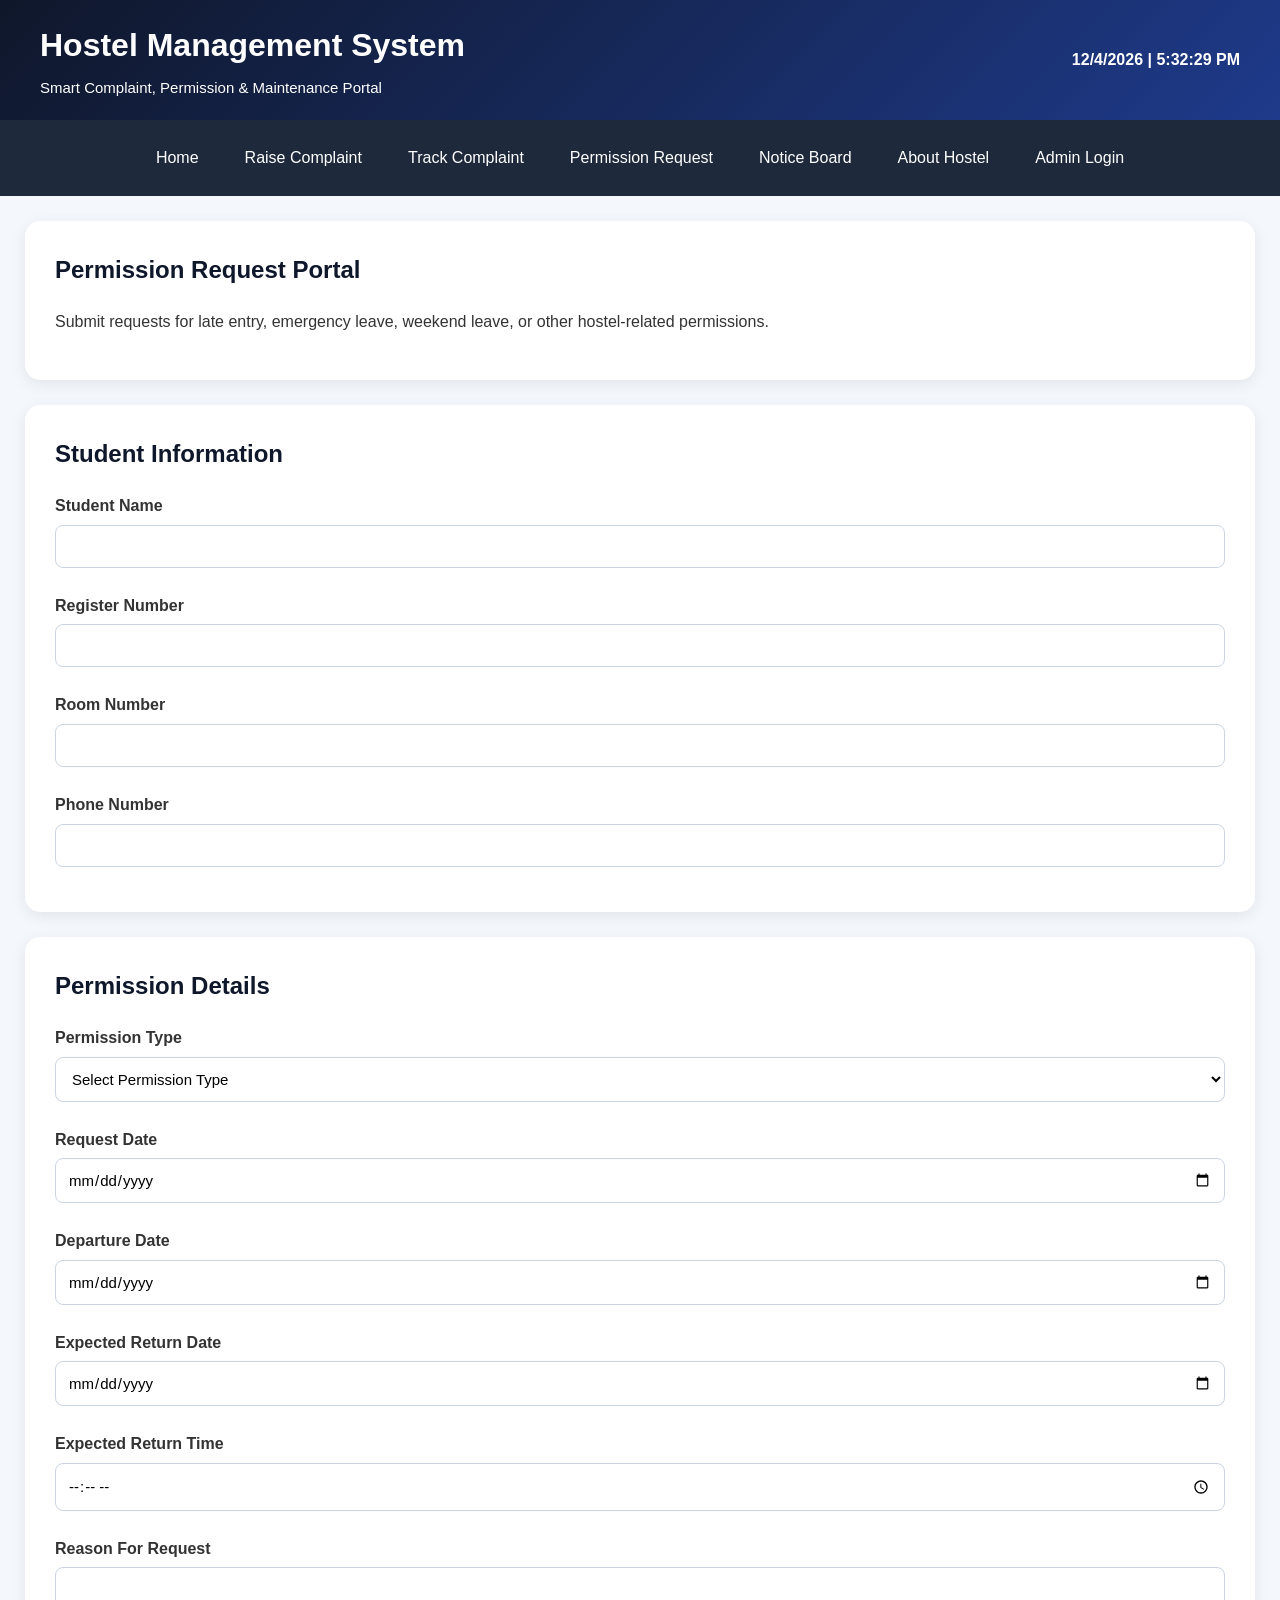
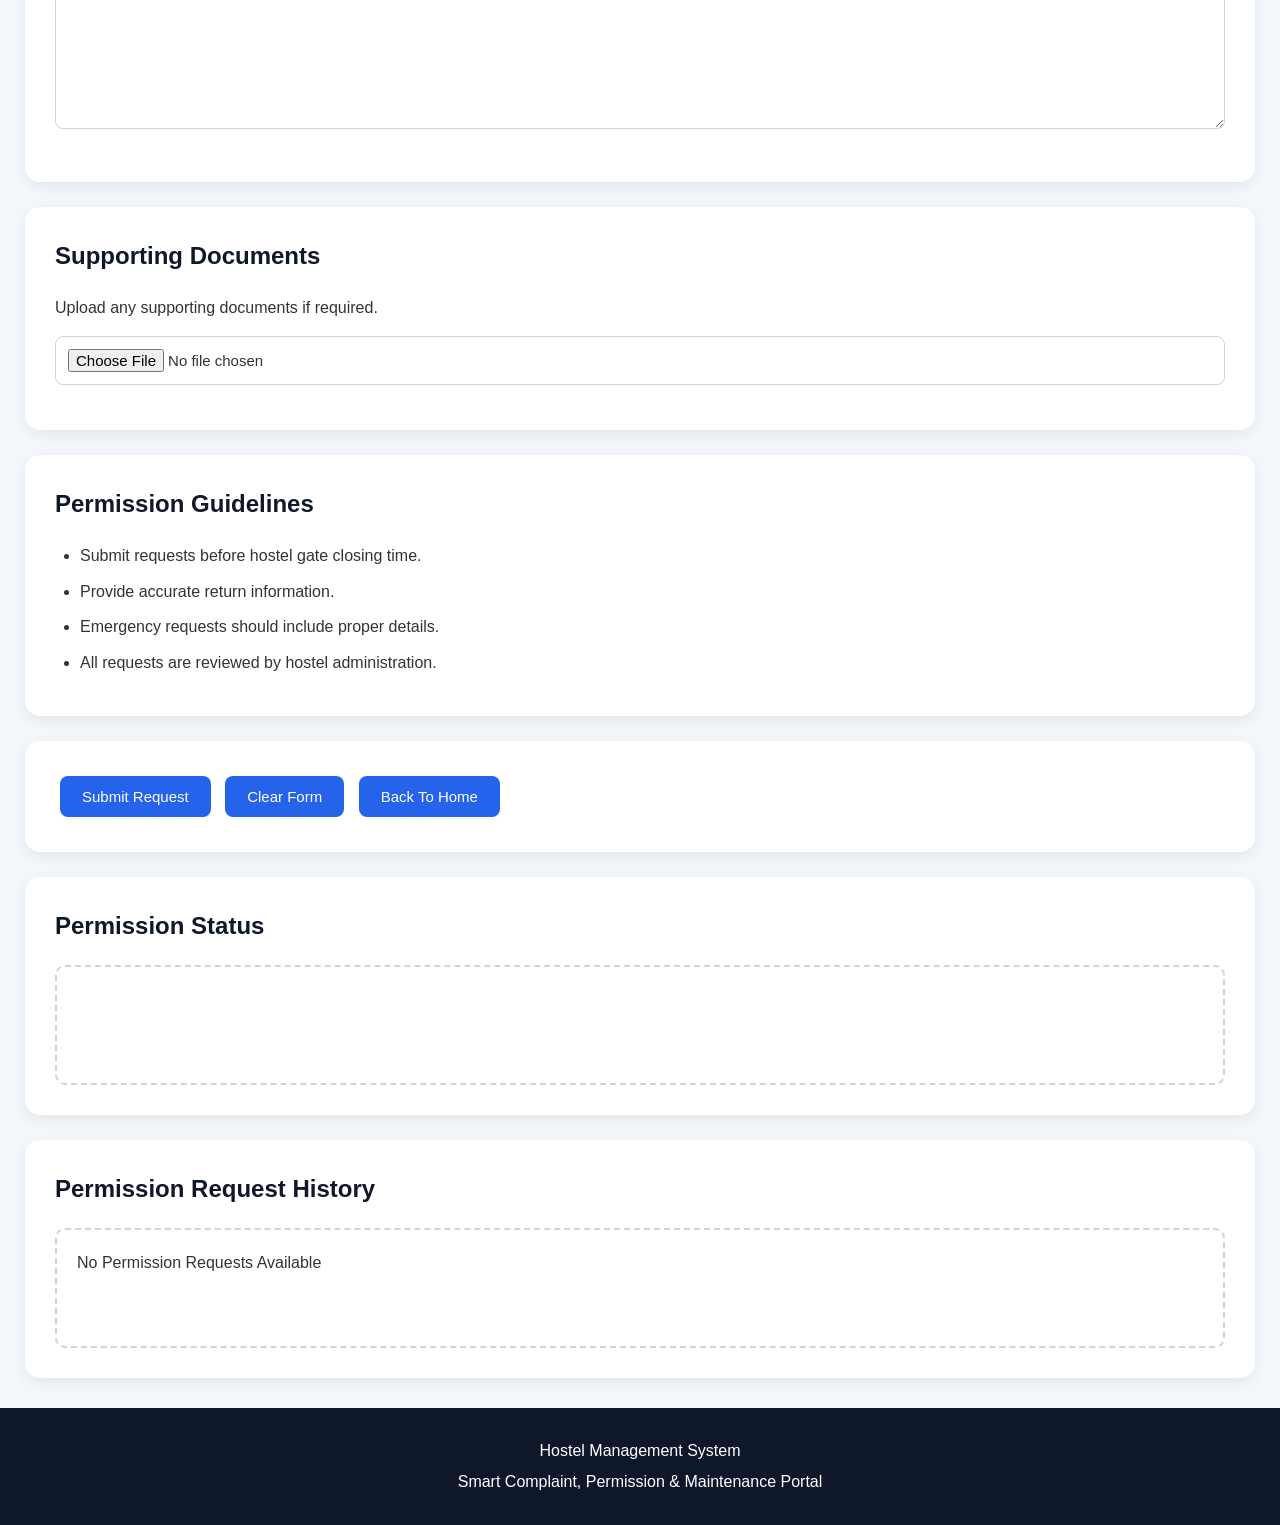
<file: permission-request.html>
<!DOCTYPE html>
<html lang="en">

<head>
    <meta charset="UTF-8">
    <meta name="viewport" content="width=device-width, initial-scale=1.0">
    <title>Permission Request | Hostel Management System</title>
    <link rel="stylesheet" href="style.css">
</head>

<body>

    <!-- HEADER -->

    <header>

        <div>
            <h1>Hostel Management System</h1>
            <p>Smart Complaint, Permission & Maintenance Portal</p>
        </div>

        <div id="dateTimeContainer">
            <!-- Live Date & Time -->
        </div>

    </header>

    <!-- NAVIGATION -->

    <nav>

        <a href="index.html">Home</a>

        <a href="raise-complaint.html">Raise Complaint</a>

        <a href="track-complaints.html">Track Complaint</a>

        <a href="permission-request.html">Permission Request</a>

        <a href="notice-board.html">Notice Board</a>

        <a href="about-hostel.html">About Hostel</a>

        <a href="admin-login.html">Admin Login</a>

    </nav>

    <!-- PAGE TITLE -->

    <section>

        <h2>Permission Request Portal</h2>

        <p>
            Submit requests for late entry, emergency leave, weekend leave, or other hostel-related permissions.
        </p>

    </section>

    <!-- STUDENT INFORMATION -->

    <section>

        <h2>Student Information</h2>

        <form id="permissionForm">

            <label for="studentName">
                Student Name
            </label>

            <input type="text" id="studentName" required>

            <label for="registerNumber">
                Register Number
            </label>

            <input type="text" id="registerNumber" required>

            <label for="roomNumber">
                Room Number
            </label>

            <input type="text" id="roomNumber" required>

            <label for="phoneNumber">
                Phone Number
            </label>

            <input type="tel" id="phoneNumber" required>

    </section>

    <!-- REQUEST DETAILS -->

    <section>

        <h2>Permission Details</h2>

        <label for="permissionType">
                Permission Type
            </label>

        <select id="permissionType" required>

                <option value="">
                    Select Permission Type
                </option>

                <option>Late Entry Permission</option>

                <option>Emergency Leave</option>

                <option>Weekend Leave</option>

                <option>Academic Permission</option>

                <option>Medical Permission</option>

                <option>Personal Permission</option>

            </select>

        <label for="requestDate">
                Request Date
            </label>

        <input type="date" id="requestDate" required>

        <label for="departureDate">
                Departure Date
            </label>

        <input type="date" id="departureDate" required>

        <label for="returnDate">
                Expected Return Date
            </label>

        <input type="date" id="returnDate" required>

        <label for="returnTime">
                Expected Return Time
            </label>

        <input type="time" id="returnTime" required>

        <label for="reason">
                Reason For Request
            </label>

        <textarea id="reason" rows="8" required></textarea>

    </section>

    <!-- SUPPORTING DOCUMENTS -->

    <section>

        <h2>Supporting Documents</h2>

        <p>
            Upload any supporting documents if required.
        </p>

        <input type="file" id="supportingDocument">

    </section>

    <!-- IMPORTANT GUIDELINES -->

    <section>

        <h2>Permission Guidelines</h2>

        <ul>

            <li>Submit requests before hostel gate closing time.</li>

            <li>Provide accurate return information.</li>

            <li>Emergency requests should include proper details.</li>

            <li>All requests are reviewed by hostel administration.</li>

        </ul>

    </section>

    <!-- ACTION BUTTONS -->

    <section>

        <button type="submit">
                Submit Request
            </button>

        <button type="reset">
                Clear Form
            </button>

        <a href="index.html">

            <button type="button">
                    Back To Home
                </button>

        </a>

        </form>

    </section>

    <!-- REQUEST STATUS -->

    <section>

        <h2>Permission Status</h2>

        <div id="permissionStatusContainer">

            <!-- Dynamic Permission Status -->

        </div>

    </section>

    <!-- REQUEST HISTORY -->

    <section>

        <h2>Permission Request History</h2>

        <div id="permissionHistoryContainer">

            <!-- Dynamic Request History -->

        </div>

    </section>

    <!-- FOOTER -->

    <footer>

        <p>
            Hostel Management System
        </p>

        <p>
            Smart Complaint, Permission & Maintenance Portal
        </p>

    </footer>

    <script src="script.js"></script>

</body>

</html>
</file>
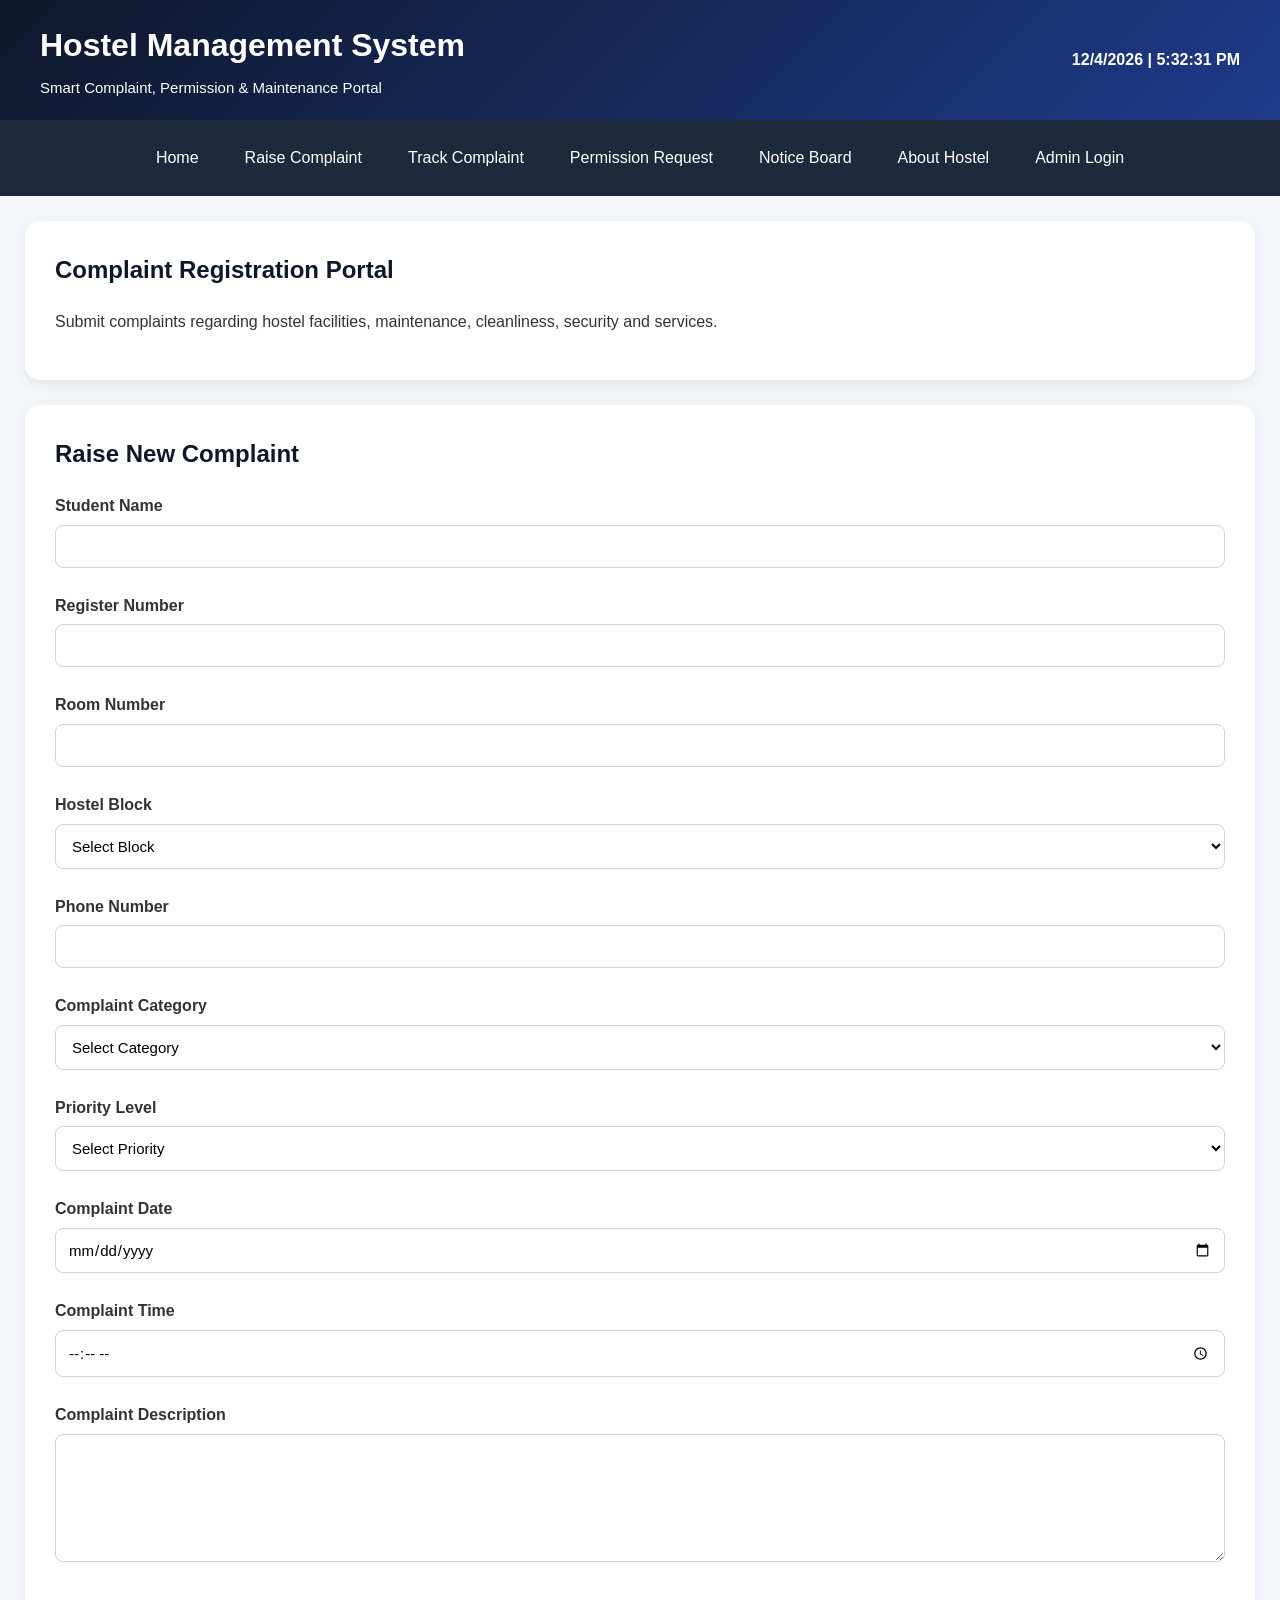
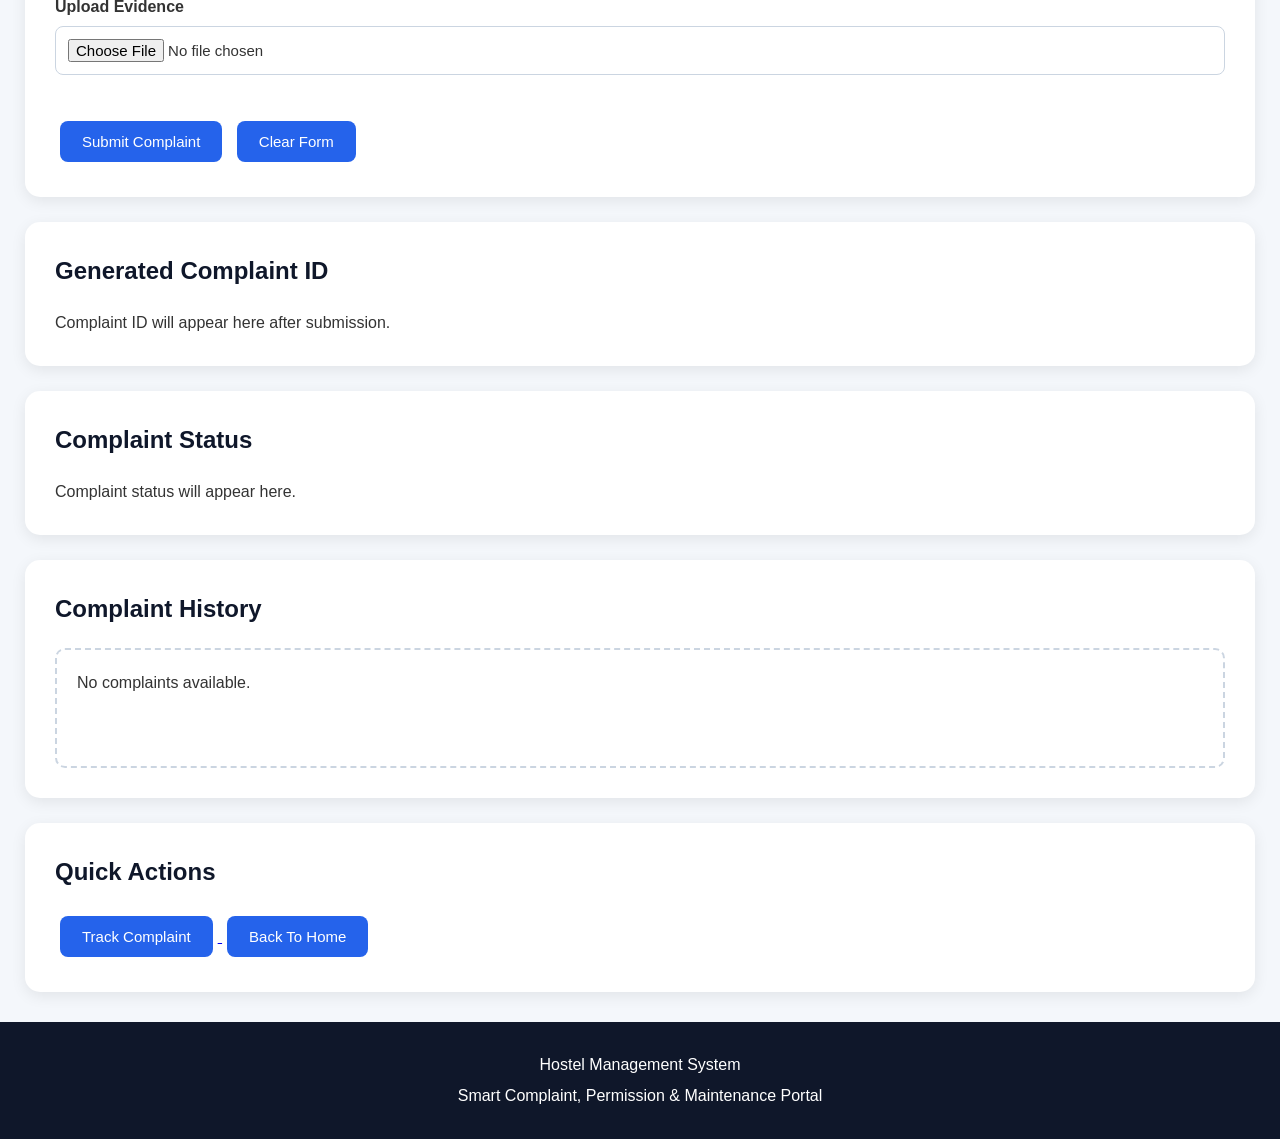
<file: raise-complaint.html>
<!DOCTYPE html>
<html lang="en">

<head>

    <meta charset="UTF-8">

    <meta name="viewport" content="width=device-width, initial-scale=1.0">

    <title>
        Raise Complaint | Hostel Management System
    </title>

    <link rel="stylesheet" href="style.css">

</head>

<body>

    <!-- HEADER -->

    <header>

        <div>

            <h1>
                Hostel Management System
            </h1>

            <p>
                Smart Complaint, Permission & Maintenance Portal
            </p>

        </div>

        <div id="dateTimeContainer">

        </div>

    </header>

    <!-- NAVIGATION -->

    <nav>

        <a href="index.html">Home</a>

        <a href="raise-complaint.html">Raise Complaint</a>

        <a href="track-complaints.html">Track Complaint</a>

        <a href="permission-request.html">Permission Request</a>

        <a href="notice-board.html">Notice Board</a>

        <a href="about-hostel.html">About Hostel</a>

        <a href="admin-login.html">Admin Login</a>

    </nav>

    <!-- PAGE TITLE -->

    <section>

        <h2>
            Complaint Registration Portal
        </h2>

        <p>
            Submit complaints regarding hostel facilities, maintenance, cleanliness, security and services.
        </p>

    </section>

    <!-- COMPLAINT FORM -->

    <section>

        <h2>
            Raise New Complaint
        </h2>

        <form id="complaintForm">

            <label for="studentName">
                Student Name
            </label>

            <input type="text" id="studentName" required>

            <label for="registerNumber">
                Register Number
            </label>

            <input type="text" id="registerNumber" required>

            <label for="roomNumber">
                Room Number
            </label>

            <input type="text" id="roomNumber" required>

            <label for="hostelBlock">
                Hostel Block
            </label>

            <select id="hostelBlock" required>

                <option value="">
                    Select Block
                </option>

                <option>A Block</option>
                <option>B Block</option>
                <option>C Block</option>
                <option>D Block</option>

            </select>

            <label for="phoneNumber">
                Phone Number
            </label>

            <input type="tel" id="phoneNumber" required>

            <label for="complaintCategory">
                Complaint Category
            </label>

            <select id="complaintCategory" required>

                <option value="">
                    Select Category
                </option>

                <option>Electrical Issue</option>
                <option>Water Supply Issue</option>
                <option>Furniture Damage</option>
                <option>Mess Food Complaint</option>
                <option>WiFi Issue</option>
                <option>Cleanliness Issue</option>
                <option>Security Complaint</option>
                <option>Other</option>

            </select>

            <label for="priorityLevel">
                Priority Level
            </label>

            <select id="priorityLevel" required>

                <option value="">
                    Select Priority
                </option>

                <option>Low</option>
                <option>Medium</option>
                <option>High</option>
                <option>Emergency</option>

            </select>

            <label for="complaintDate">
                Complaint Date
            </label>

            <input type="date" id="complaintDate" required>

            <label for="complaintTime">
                Complaint Time
            </label>

            <input type="time" id="complaintTime" required>

            <label for="complaintDescription">
                Complaint Description
            </label>

            <textarea id="complaintDescription" rows="6" required>
            </textarea>

            <label for="complaintAttachment">
                Upload Evidence
            </label>

            <input type="file" id="complaintAttachment">

            <br><br>

            <button type="submit">
                Submit Complaint
            </button>

            <button type="reset">
                Clear Form
            </button>

        </form>

    </section>

    <!-- GENERATED COMPLAINT ID -->

    <section>

        <h2>
            Generated Complaint ID
        </h2>

        <div id="generatedComplaintId">

            Complaint ID will appear here after submission.

        </div>

    </section>

    <!-- COMPLAINT STATUS -->

    <section>

        <h2>
            Complaint Status
        </h2>

        <div id="complaintResponseContainer">

            Complaint status will appear here.

        </div>

    </section>

    <!-- COMPLAINT HISTORY -->

    <section>

        <h2>
            Complaint History
        </h2>

        <div id="complaintHistoryContainer">

            No complaints available.

        </div>

    </section>

    <!-- QUICK ACTIONS -->

    <section>

        <h2>
            Quick Actions
        </h2>

        <a href="track-complaints.html">

            <button type="button">

                Track Complaint

            </button>

        </a>

        <a href="index.html">

            <button type="button">

                Back To Home

            </button>

        </a>

    </section>

    <!-- FOOTER -->

    <footer>

        <p>
            Hostel Management System
        </p>

        <p>
            Smart Complaint, Permission & Maintenance Portal
        </p>

    </footer>

    <script src="script.js"></script>

</body>

</html>
</file>
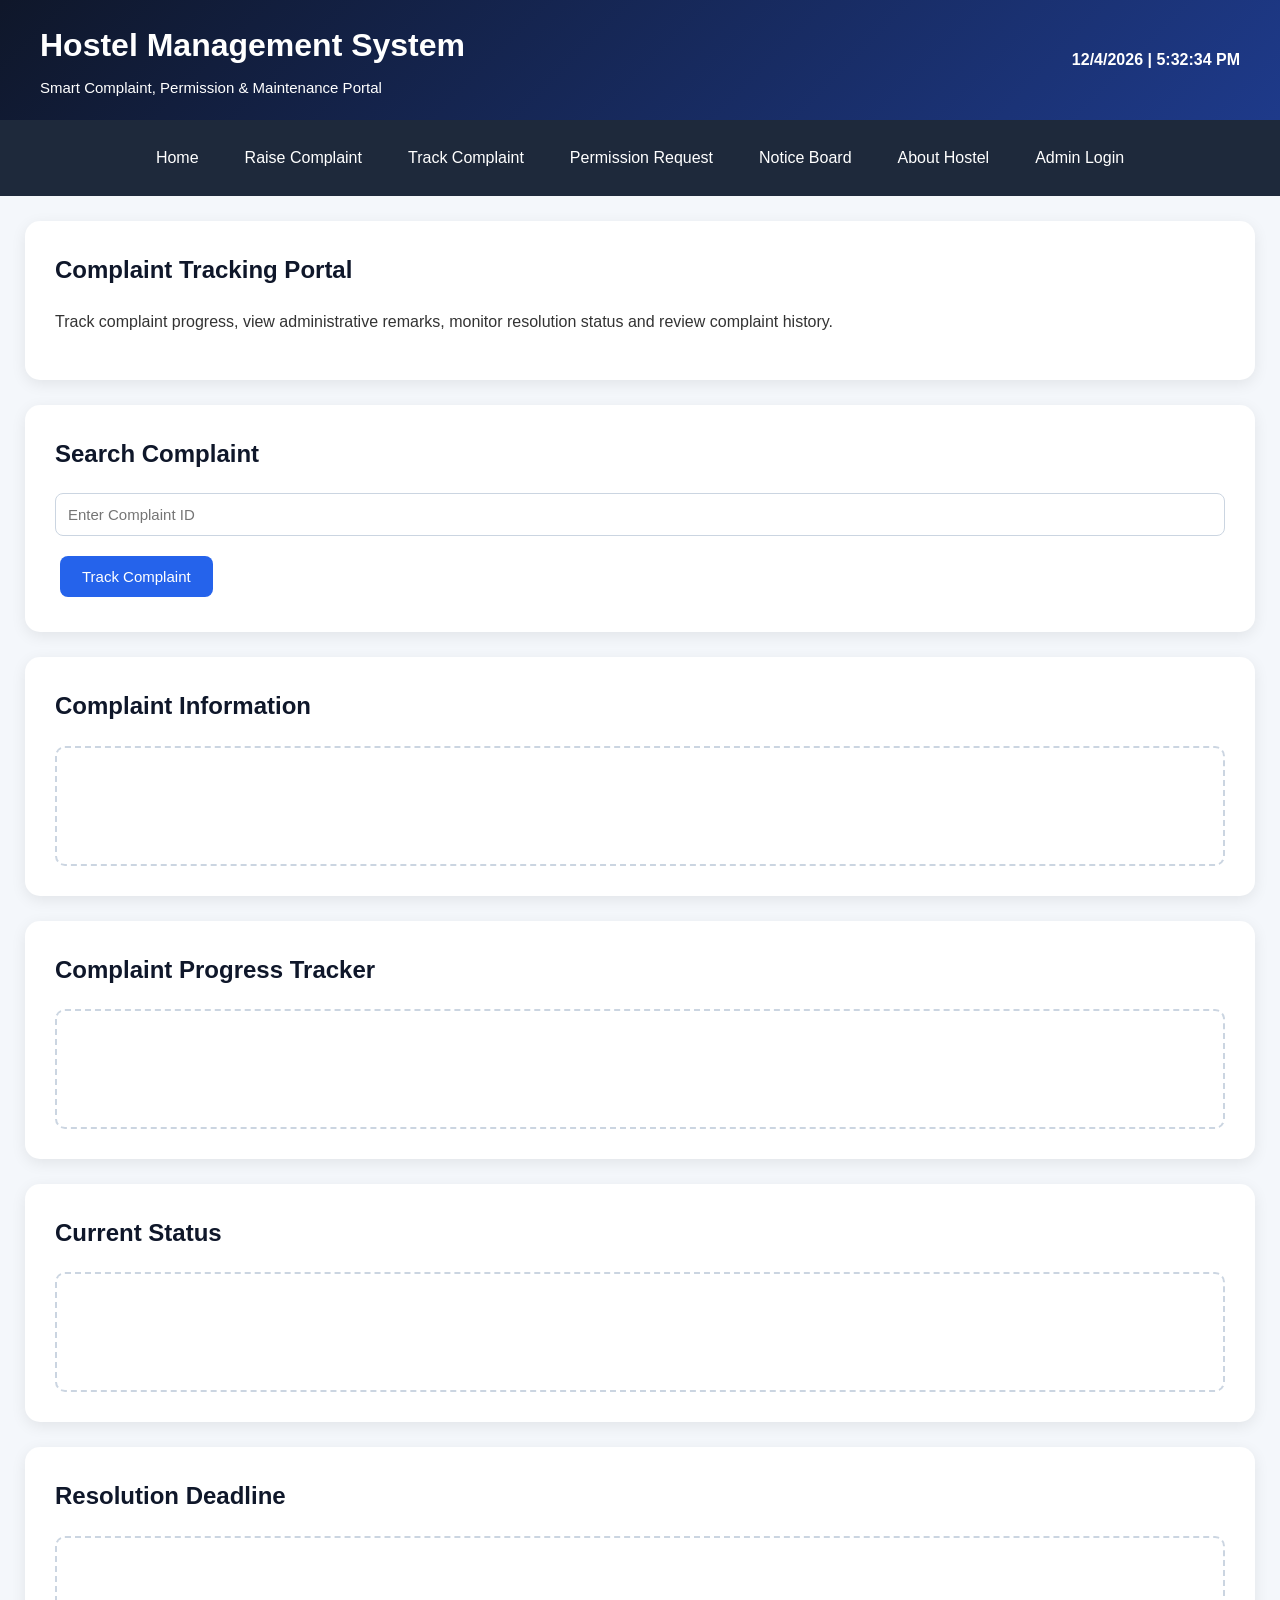
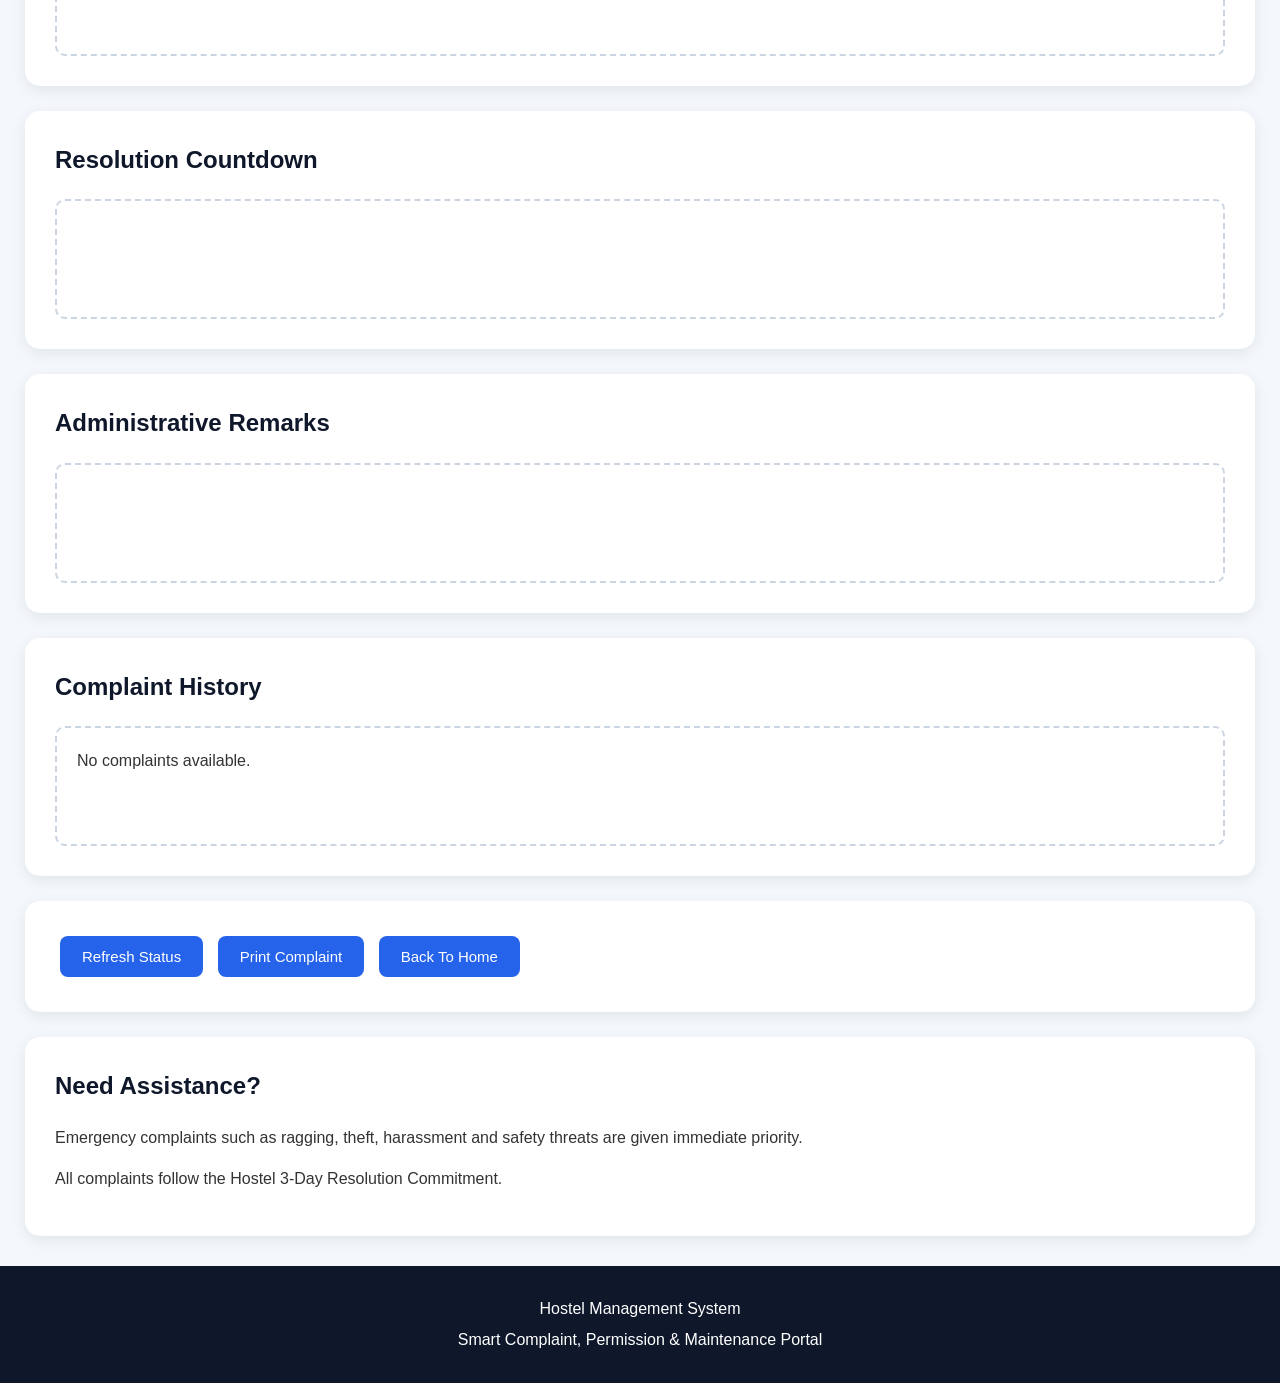
<file: track-complaints.html>
<!DOCTYPE html>
<html lang="en">

<head>

    <meta charset="UTF-8">

    <meta name="viewport" content="width=device-width, initial-scale=1.0">

    <title>Track Complaints | Hostel Management System</title>

    <link rel="stylesheet" href="style.css">

</head>

<body>

    <!-- HEADER -->

    <header>

        <div>

            <h1>Hostel Management System</h1>

            <p>
                Smart Complaint, Permission & Maintenance Portal
            </p>

        </div>

        <div id="dateTimeContainer">

            <!-- Live Date & Time -->

        </div>

    </header>

    <!-- NAVIGATION -->

    <nav>

        <a href="index.html">Home</a>

        <a href="raise-complaint.html">Raise Complaint</a>

        <a href="track-complaints.html">Track Complaint</a>

        <a href="permission-request.html">Permission Request</a>

        <a href="notice-board.html">Notice Board</a>

        <a href="about-hostel.html">About Hostel</a>

        <a href="admin-login.html">Admin Login</a>

    </nav>

    <!-- PAGE TITLE -->

    <section>

        <h2>Complaint Tracking Portal</h2>

        <p>
            Track complaint progress, view administrative remarks, monitor resolution status and review complaint history.
        </p>

    </section>

    <!-- SEARCH COMPLAINT -->

    <section>

        <h2>Search Complaint</h2>

        <form id="trackComplaintForm">

            <input type="text" id="trackComplaintId" placeholder="Enter Complaint ID" required>

            <button type="submit">

                Track Complaint

            </button>

        </form>

        <div id="trackComplaintResult">

        </div>

    </section>

    <!-- COMPLAINT DETAILS -->

    <section>

        <h2>Complaint Information</h2>

        <div id="complaintDetailsContainer">

            <!-- Dynamic Content -->

        </div>

    </section>

    <!-- STATUS TRACKER -->

    <section>

        <h2>Complaint Progress Tracker</h2>

        <div id="statusTrackerContainer">

            <!-- Dynamic Content -->

        </div>

    </section>

    <!-- CURRENT STATUS -->

    <section>

        <h2>Current Status</h2>

        <div id="currentStatusContainer">

            <!-- Dynamic Content -->

        </div>

    </section>

    <!-- RESOLUTION DEADLINE -->

    <section>

        <h2>Resolution Deadline</h2>

        <div id="resolutionDeadlineContainer">

            <!-- Dynamic Content -->

        </div>

    </section>

    <!-- COUNTDOWN -->

    <section>

        <h2>Resolution Countdown</h2>

        <div id="countdownContainer">

            <!-- Dynamic Content -->

        </div>

    </section>

    <!-- ADMIN REMARKS -->

    <section>

        <h2>Administrative Remarks</h2>

        <div id="adminRemarksContainer">

            <!-- Dynamic Content -->

        </div>

    </section>

    <!-- COMPLAINT HISTORY -->

    <section>

        <h2>Complaint History</h2>

        <div id="complaintHistoryContainer">

            <!-- Dynamic Complaint History -->

        </div>

    </section>

    <!-- ACTION BUTTONS -->

    <section>

        <button type="button" id="refreshStatusButton">

            Refresh Status

        </button>

        <button type="button" id="printComplaintButton">

            Print Complaint

        </button>

        <a href="index.html">

            <button type="button">

                Back To Home

            </button>

        </a>

    </section>

    <!-- HELP SECTION -->

    <section>

        <h2>Need Assistance?</h2>

        <p>

            Emergency complaints such as ragging, theft, harassment and safety threats are given immediate priority.

        </p>

        <p>

            All complaints follow the Hostel 3-Day Resolution Commitment.

        </p>

    </section>

    <!-- FOOTER -->

    <footer>

        <p>

            Hostel Management System

        </p>

        <p>

            Smart Complaint, Permission & Maintenance Portal

        </p>

    </footer>

    <script src="script.js"></script>

</body>

</html>
</file>
<file: style.css>
/* ===========================
   HOSTEL MANAGEMENT SYSTEM
   COMPLETE STYLE SHEET
=========================== */


/* RESET */

* {
    margin: 0;
    padding: 0;
    box-sizing: border-box;
    font-family: 'Segoe UI', Tahoma, Geneva, Verdana, sans-serif;
}

html {
    scroll-behavior: smooth;
}

body {
    background: #f4f7fb;
    color: #333;
    line-height: 1.6;
}


/* HEADER */

header {
    background: linear-gradient(135deg, #0f172a, #1e3a8a);
    color: white;
    padding: 20px 40px;
    display: flex;
    justify-content: space-between;
    align-items: center;
    flex-wrap: wrap;
    gap: 20px;
}

header h1 {
    font-size: 32px;
    margin-bottom: 5px;
}

header p {
    font-size: 15px;
}

#dateTimeContainer {
    font-size: 16px;
    font-weight: bold;
    text-align: right;
}


/* NAVIGATION */

nav {
    background: #1e293b;
    display: flex;
    justify-content: center;
    align-items: center;
    flex-wrap: wrap;
    gap: 10px;
    padding: 15px;
    position: sticky;
    top: 0;
    z-index: 1000;
}

nav a {
    text-decoration: none;
    color: white;
    padding: 10px 18px;
    border-radius: 8px;
    transition: 0.3s;
    font-weight: 500;
}

nav a:hover {
    background: #2563eb;
    transform: translateY(-2px);
}


/* HERO SECTION */

#heroSection {
    min-height: 500px;
    display: flex;
    justify-content: center;
    align-items: center;
    text-align: center;
    background: linear-gradient( rgba(15, 23, 42, 0.8), rgba(30, 58, 138, 0.8));
    color: white;
    padding: 50px;
}

#heroContent {
    max-width: 900px;
}

#heroContent h2 {
    font-size: 45px;
    margin-bottom: 20px;
}

#heroContent p {
    font-size: 18px;
    margin-bottom: 30px;
}

#heroButtons {
    display: flex;
    justify-content: center;
    gap: 15px;
    flex-wrap: wrap;
}


/* SECTIONS */

section {
    background: white;
    margin: 25px;
    padding: 30px;
    border-radius: 15px;
    box-shadow: 0 4px 15px rgba(0, 0, 0, 0.08);
}

section h2 {
    color: #0f172a;
    margin-bottom: 20px;
}

section p {
    margin-bottom: 15px;
}


/* FORMS */

form {
    width: 100%;
}

label {
    display: block;
    font-weight: 600;
    margin-bottom: 6px;
    margin-top: 10px;
}

input,
select,
textarea {
    width: 100%;
    padding: 12px;
    border: 1px solid #cbd5e1;
    border-radius: 8px;
    margin-bottom: 15px;
    font-size: 15px;
    background: white;
}

input:focus,
select:focus,
textarea:focus {
    outline: none;
    border-color: #2563eb;
    box-shadow: 0 0 5px rgba(37, 99, 235, 0.4);
}

textarea {
    resize: vertical;
}


/* BUTTONS */

button {
    background: #2563eb;
    color: white;
    border: none;
    padding: 12px 22px;
    border-radius: 8px;
    cursor: pointer;
    font-size: 15px;
    transition: 0.3s;
    margin: 5px;
}

button:hover {
    background: #1d4ed8;
    transform: translateY(-2px);
}


/* QUICK SERVICES */

#quickServices {
    display: grid;
    grid-template-columns: repeat(auto-fit, minmax(250px, 1fr));
    gap: 20px;
}

#quickServices a {
    text-decoration: none;
    color: inherit;
}

#quickServices div {
    background: #f8fafc;
    padding: 25px;
    border-radius: 12px;
    border-left: 5px solid #2563eb;
    transition: 0.3s;
}

#quickServices div:hover {
    transform: translateY(-5px);
    box-shadow: 0 8px 20px rgba(0, 0, 0, 0.12);
}


/* CATEGORY CONTAINER */

#categoryContainer {
    display: grid;
    grid-template-columns: repeat(auto-fit, minmax(220px, 1fr));
    gap: 15px;
}

#categoryContainer div {
    background: #e2e8f0;
    padding: 15px;
    text-align: center;
    border-radius: 10px;
    font-weight: 600;
}


/* RESOLUTION FLOW */

#resolutionFlow {
    display: grid;
    grid-template-columns: repeat(auto-fit, minmax(180px, 1fr));
    gap: 15px;
}

#resolutionFlow div {
    background: #dbeafe;
    padding: 20px;
    text-align: center;
    border-radius: 10px;
    font-weight: bold;
}


/* EMERGENCY */

#emergencyContainer {
    display: grid;
    grid-template-columns: repeat(auto-fit, minmax(200px, 1fr));
    gap: 15px;
}

#emergencyContainer div {
    background: #fee2e2;
    color: #b91c1c;
    padding: 20px;
    text-align: center;
    border-radius: 10px;
    font-weight: bold;
}


/* NOTICE CONTAINERS */

#latestNotices,
#recentNoticeContainer,
#maintenanceNoticeContainer,
#messNoticeContainer,
#sportsEventContainer,
#allNoticesContainer,
#noticeDetailsContainer,
#emergencyNoticeContainer {
    min-height: 120px;
    border: 2px dashed #cbd5e1;
    border-radius: 10px;
    padding: 20px;
}


/* TRACKING PAGE */

#complaintDetailsContainer,
#statusTrackerContainer,
#currentStatusContainer,
#resolutionDeadlineContainer,
#countdownContainer,
#adminRemarksContainer,
#complaintHistoryContainer {
    min-height: 120px;
    border: 2px dashed #cbd5e1;
    padding: 20px;
    border-radius: 10px;
}


/* PERMISSION PAGE */

#permissionStatusContainer,
#permissionHistoryContainer {
    min-height: 120px;
    border: 2px dashed #cbd5e1;
    padding: 20px;
    border-radius: 10px;
}


/* ADMIN LOGIN */

#loginStatusContainer {
    min-height: 100px;
    border: 2px dashed #cbd5e1;
    border-radius: 10px;
    padding: 20px;
}


/* ADMIN DASHBOARD */

#dashboardStatistics {
    display: grid;
    grid-template-columns: repeat(auto-fit, minmax(220px, 1fr));
    gap: 20px;
}

#dashboardStatistics div {
    background: white;
    padding: 25px;
    border-radius: 15px;
    text-align: center;
    box-shadow: 0 4px 12px rgba(0, 0, 0, 0.08);
}

#totalComplaintsCard {
    border-top: 5px solid #2563eb;
}

#pendingComplaintsCard {
    border-top: 5px solid #f59e0b;
}

#resolvedComplaintsCard {
    border-top: 5px solid #16a34a;
}

#emergencyComplaintsCard {
    border-top: 5px solid #dc2626;
}

#totalComplaints,
#pendingComplaints,
#resolvedComplaints,
#emergencyComplaints {
    font-size: 32px;
    font-weight: bold;
    margin-top: 10px;
}


/* ADMIN CONTAINERS */

#emergencyComplaintContainer,
#complaintManagementContainer,
#permissionRequestContainer,
#publishedNoticeContainer,
#activityLogContainer {
    min-height: 150px;
    border: 2px dashed #cbd5e1;
    border-radius: 10px;
    padding: 20px;
}


/* SEARCH BOX */

#adminSearchInput,
#noticeSearch,
#complaintSearchId {
    width: 100%;
}


/* LISTS */

ul,
ol {
    margin-left: 25px;
}

li {
    margin-bottom: 10px;
}


/* TABLES */

table {
    width: 100%;
    border-collapse: collapse;
    margin-top: 15px;
}

table th {
    background: #1e293b;
    color: white;
}

table th,
table td {
    border: 1px solid #cbd5e1;
    padding: 12px;
    text-align: left;
}


/* FOOTER */

footer {
    background: #0f172a;
    color: white;
    text-align: center;
    padding: 25px;
    margin-top: 30px;
}

footer p {
    margin: 5px 0;
}


/* SCROLLBAR */

::-webkit-scrollbar {
    width: 10px;
}

::-webkit-scrollbar-track {
    background: #e2e8f0;
}

::-webkit-scrollbar-thumb {
    background: #2563eb;
    border-radius: 10px;
}


/* RESPONSIVE */

@media(max-width:992px) {
    header {
        flex-direction: column;
        text-align: center;
    }
    #dateTimeContainer {
        text-align: center;
    }
    #heroContent h2 {
        font-size: 35px;
    }
}

@media(max-width:768px) {
    nav {
        flex-direction: column;
    }
    nav a {
        width: 100%;
        text-align: center;
    }
    section {
        margin: 15px;
        padding: 20px;
    }
    #heroContent h2 {
        font-size: 28px;
    }
    #heroContent p {
        font-size: 16px;
    }
}

@media(max-width:480px) {
    header h1 {
        font-size: 24px;
    }
    button {
        width: 100%;
    }
    #heroButtons {
        flex-direction: column;
    }
}
</file>
